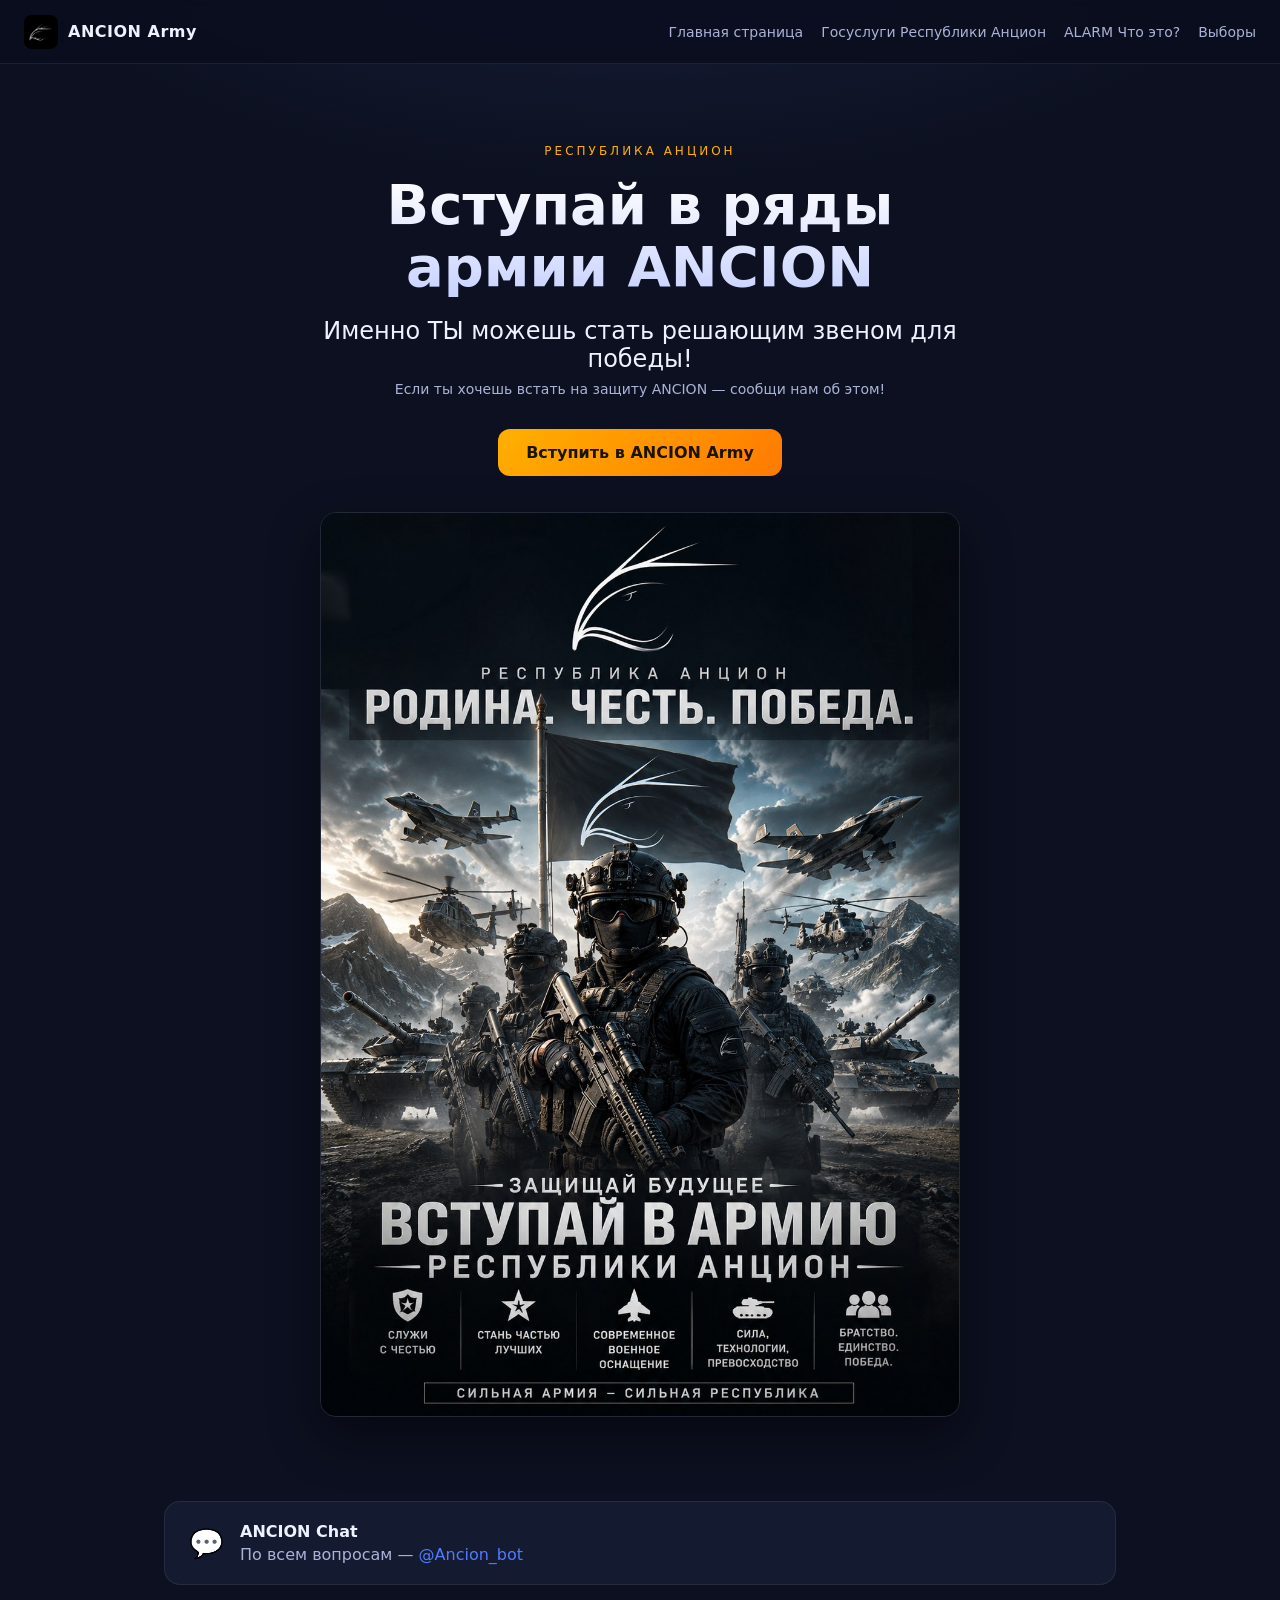
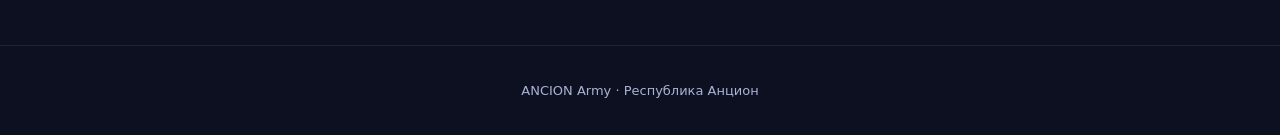
<file: index.html>
﻿<!doctype html>
<html lang="ru">
<head>
  <meta charset="utf-8">
  <meta name="viewport" content="width=device-width, initial-scale=1">
  <title>ANCION Army</title>
  <link rel="stylesheet" href="styles.css?v=2">
</head>
<body>
  <header class="site-header">
    <button class="nav-burger" id="nav-burger" aria-label="Открыть меню" aria-expanded="false">☰</button>
    <a class="brand" href="index.html" aria-label="ANCION Army home">
      <img src="logo.jpg" alt="ANCION Army" class="brand-logo">
      <span class="brand-name">ANCION Army</span>
    </a>
    <nav class="nav" aria-label="Main navigation">
      <a href="index.html">Главная страница</a>
      <a href="gosuslugi.html">Госуслуги Республики Анцион</a>
      <a href="alarm.html">ALARM Что это?</a>
      <a href="vybory.html">Выборы</a>
    </nav>
  </header>
  <div class="nav-overlay" id="nav-overlay" hidden></div>

  <main class="page">
    <section class="hero">
      <div class="hero-inner">
        <p class="eyebrow">Республика Анцион</p>
        <h1>Вступай в ряды армии ANCION</h1>
        <p class="lead">Именно ТЫ можешь стать решающим звеном для победы!</p>
        <p class="sublead">Если ты хочешь встать на защиту ANCION — сообщи нам об этом!</p>
        <a class="cta" href="https://t.me/+lCoWDAy3qLc3NzRi">Вступить в ANCION Army</a>
        <img class="hero-banner" src="JoinArmy.jpg" alt="Join ANCION Army">
      </div>
    </section>

    <section class="chat-band">
      <div class="chat-card">
        <span class="chat-icon">💬</span>
        <div>
          <strong>ANCION Chat</strong>
          <p>По всем вопросам — <a href="https://t.me/+lCoWDAy3qLc3NzRi">@Ancion_bot</a></p>
        </div>
      </div>
    </section>
  </main>

  <footer class="site-footer">
    <p>ANCION Army · Республика Анцион</p>
  </footer>

  <script src="main.js"></script>
</body>
</html>
</file>
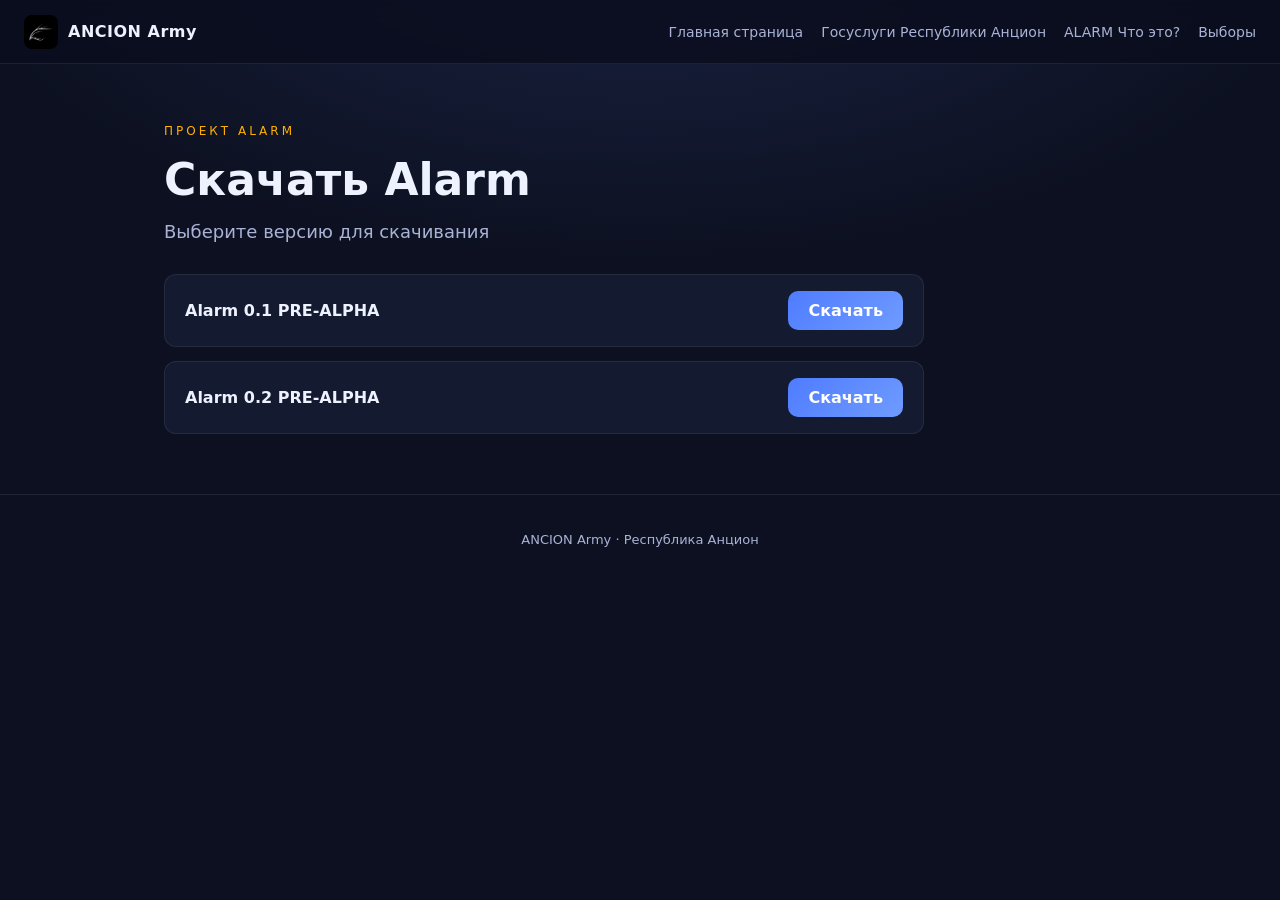
<file: alarm-download.html>
﻿<!doctype html>
<html lang="ru">
<head>
  <meta charset="utf-8">
  <meta name="viewport" content="width=device-width, initial-scale=1">
  <title>Скачать Alarm — ANCION Army</title>
  <link rel="stylesheet" href="styles.css?v=2">
</head>
<body>
  <header class="site-header">
    <button class="nav-burger" id="nav-burger" aria-label="Открыть меню" aria-expanded="false">☰</button>
    <a class="brand" href="index.html" aria-label="ANCION Army home">
      <img src="logo.jpg" alt="ANCION Army" class="brand-logo">
      <span class="brand-name">ANCION Army</span>
    </a>
    <nav class="nav" aria-label="Main navigation">
      <a href="index.html">Главная страница</a>
      <a href="gosuslugi.html">Госуслуги Республики Анцион</a>
      <a href="alarm.html">ALARM Что это?</a>
      <a href="vybory.html">Выборы</a>
    </nav>
  </header>
  <div class="nav-overlay" id="nav-overlay" hidden></div>

  <main class="page">
    <section class="content">
      <p class="eyebrow">Проект ALARM</p>
      <h1>Скачать Alarm</h1>
      <p class="lead">Выберите версию для скачивания</p>

      <ul class="download-list">
        <li>
          <span class="dl-name">Аlarm 0.1 PRE-ALPHA</span>
          <a class="primary-link" href="https://drive.google.com/drive/folders/1kJ-u2SDRSuHCGITOnz93pddHXLezVpk7" target="_blank" rel="noopener">Скачать</a>
        </li>
        <li>
          <span class="dl-name">Аlarm 0.2 PRE-ALPHA</span>
          <a class="primary-link" href="https://drive.google.com/file/d/1l8oirFYhUkW6ZV9j2akMNA6sEsaKOJ1v/view?usp=sharing" target="_blank" rel="noopener">Скачать</a>
        </li>
      </ul>
    </section>
  </main>

  <footer class="site-footer">
    <p>ANCION Army · Республика Анцион</p>
  </footer>

  <script src="main.js"></script>
</body>
</html>
</file>
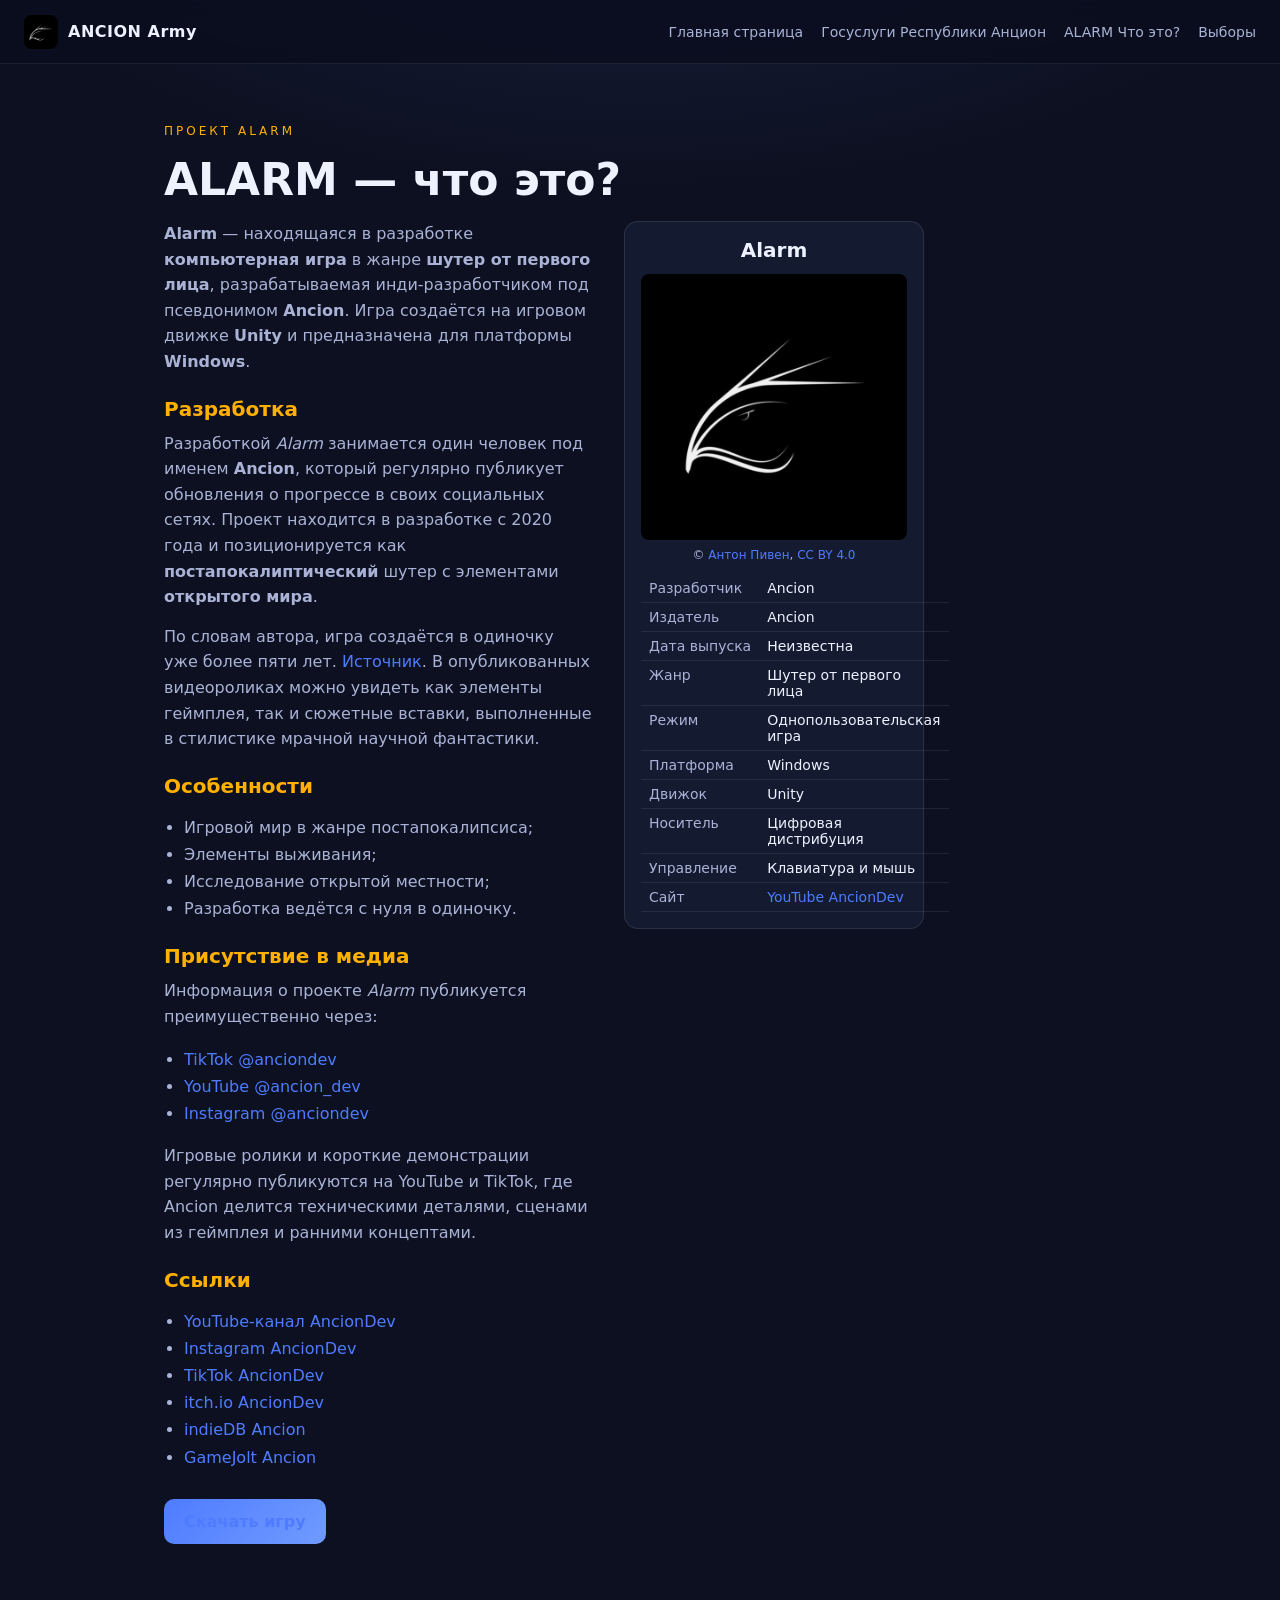
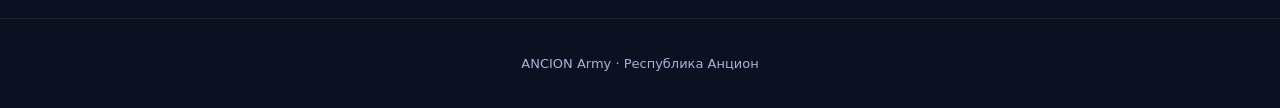
<file: alarm.html>
﻿<!doctype html>
<html lang="ru">
<head>
  <meta charset="utf-8">
  <meta name="viewport" content="width=device-width, initial-scale=1">
  <title>ALARM — что это? — ANCION Army</title>
  <link rel="stylesheet" href="styles.css?v=2">
</head>
<body>
  <header class="site-header">
    <button class="nav-burger" id="nav-burger" aria-label="Открыть меню" aria-expanded="false">☰</button>
    <a class="brand" href="index.html" aria-label="ANCION Army home">
      <img src="logo.jpg" alt="ANCION Army" class="brand-logo">
      <span class="brand-name">ANCION Army</span>
    </a>
    <nav class="nav" aria-label="Main navigation">
      <a href="index.html">Главная страница</a>
      <a href="gosuslugi.html">Госуслуги Республики Анцион</a>
      <a href="alarm.html">ALARM Что это?</a>
      <a href="vybory.html">Выборы</a>
    </nav>
  </header>
  <div class="nav-overlay" id="nav-overlay" hidden></div>

  <main class="page">
    <section class="content">
      <p class="eyebrow">Проект ALARM</p>
      <h1>ALARM — что это?</h1>

      <div class="alarm-layout">
        <div class="prose">
          <p><strong>Alarm</strong> — находящаяся в разработке <strong>компьютерная игра</strong> в жанре <strong>шутер от первого лица</strong>, разрабатываемая инди-разработчиком под псевдонимом <strong>Ancion</strong>. Игра создаётся на игровом движке <strong>Unity</strong> и предназначена для платформы <strong>Windows</strong>.</p>

          <h3>Разработка</h3>
          <p>Разработкой <em>Alarm</em> занимается один человек под именем <strong>Ancion</strong>, который регулярно публикует обновления о прогрессе в своих социальных сетях. Проект находится в разработке с 2020 года и позиционируется как <strong>постапокалиптический</strong> шутер с элементами <strong>открытого мира</strong>.</p>
          <p>По словам автора, игра создаётся в одиночку уже более пяти лет. <a href="https://www.youtube.com/watch?v=Xfh9s1CLDKg" target="_blank" rel="noopener">Источник</a>. В опубликованных видеороликах можно увидеть как элементы геймплея, так и сюжетные вставки, выполненные в стилистике мрачной научной фантастики.</p>

          <h3>Особенности</h3>
          <ul>
            <li>Игровой мир в жанре постапокалипсиса;</li>
            <li>Элементы выживания;</li>
            <li>Исследование открытой местности;</li>
            <li>Разработка ведётся с нуля в одиночку.</li>
          </ul>

          <h3>Присутствие в медиа</h3>
          <p>Информация о проекте <em>Alarm</em> публикуется преимущественно через:</p>
          <ul>
            <li><a href="https://www.tiktok.com/@anciondev" target="_blank" rel="noopener">TikTok @anciondev</a></li>
            <li><a href="https://www.youtube.com/@ancion_dev" target="_blank" rel="noopener">YouTube @ancion_dev</a></li>
            <li><a href="https://www.instagram.com/anciondev" target="_blank" rel="noopener">Instagram @anciondev</a></li>
          </ul>
          <p>Игровые ролики и короткие демонстрации регулярно публикуются на YouTube и TikTok, где Ancion делится техническими деталями, сценами из геймплея и ранними концептами.</p>

          <h3>Ссылки</h3>
          <ul>
            <li><a href="https://www.youtube.com/@ancion_dev" target="_blank" rel="noopener">YouTube-канал AncionDev</a></li>
            <li><a href="https://www.instagram.com/anciondev" target="_blank" rel="noopener">Instagram AncionDev</a></li>
            <li><a href="https://www.tiktok.com/@anciondev" target="_blank" rel="noopener">TikTok AncionDev</a></li>
            <li><a href="https://ancion-dev.itch.io/alarm" target="_blank" rel="noopener">itch.io AncionDev</a></li>
            <li><a href="https://www.indiedb.com/members/ancion/blogs/alarm" target="_blank" rel="noopener">indieDB Ancion</a></li>
            <li><a href="https://gamejolt.com/@Ancion" target="_blank" rel="noopener">GameJolt Ancion</a></li>
          </ul>

          <p style="margin-top:28px;"><a class="primary-link" href="alarm-download.html">Скачать игру</a></p>
        </div>

        <aside class="infobox" aria-label="Сведения об игре">
          <div class="ib-title">Alarm</div>
          <img src="logo.jpg" alt="Alarm" loading="lazy">
          <div class="ib-credit">© <a href="https://commons.wikimedia.org/wiki/File:Anciondev.jpg" target="_blank" rel="noopener">Антон Пивен</a>, <a href="https://creativecommons.org/licenses/by/4.0/" target="_blank" rel="noopener">CC BY 4.0</a></div>
          <table>
            <tr><td>Разработчик</td><td>Ancion</td></tr>
            <tr><td>Издатель</td><td>Ancion</td></tr>
            <tr><td>Дата выпуска</td><td>Неизвестна</td></tr>
            <tr><td>Жанр</td><td>Шутер от первого лица</td></tr>
            <tr><td>Режим</td><td>Однопользовательская игра</td></tr>
            <tr><td>Платформа</td><td>Windows</td></tr>
            <tr><td>Движок</td><td>Unity</td></tr>
            <tr><td>Носитель</td><td>Цифровая дистрибуция</td></tr>
            <tr><td>Управление</td><td>Клавиатура и мышь</td></tr>
            <tr><td>Сайт</td><td><a href="https://www.youtube.com/@ancion_dev" target="_blank" rel="noopener">YouTube AncionDev</a></td></tr>
          </table>
        </aside>
      </div>
    </section>
  </main>

  <footer class="site-footer">
    <p>ANCION Army · Республика Анцион</p>
  </footer>

  <script src="main.js"></script>
</body>
</html>
</file>
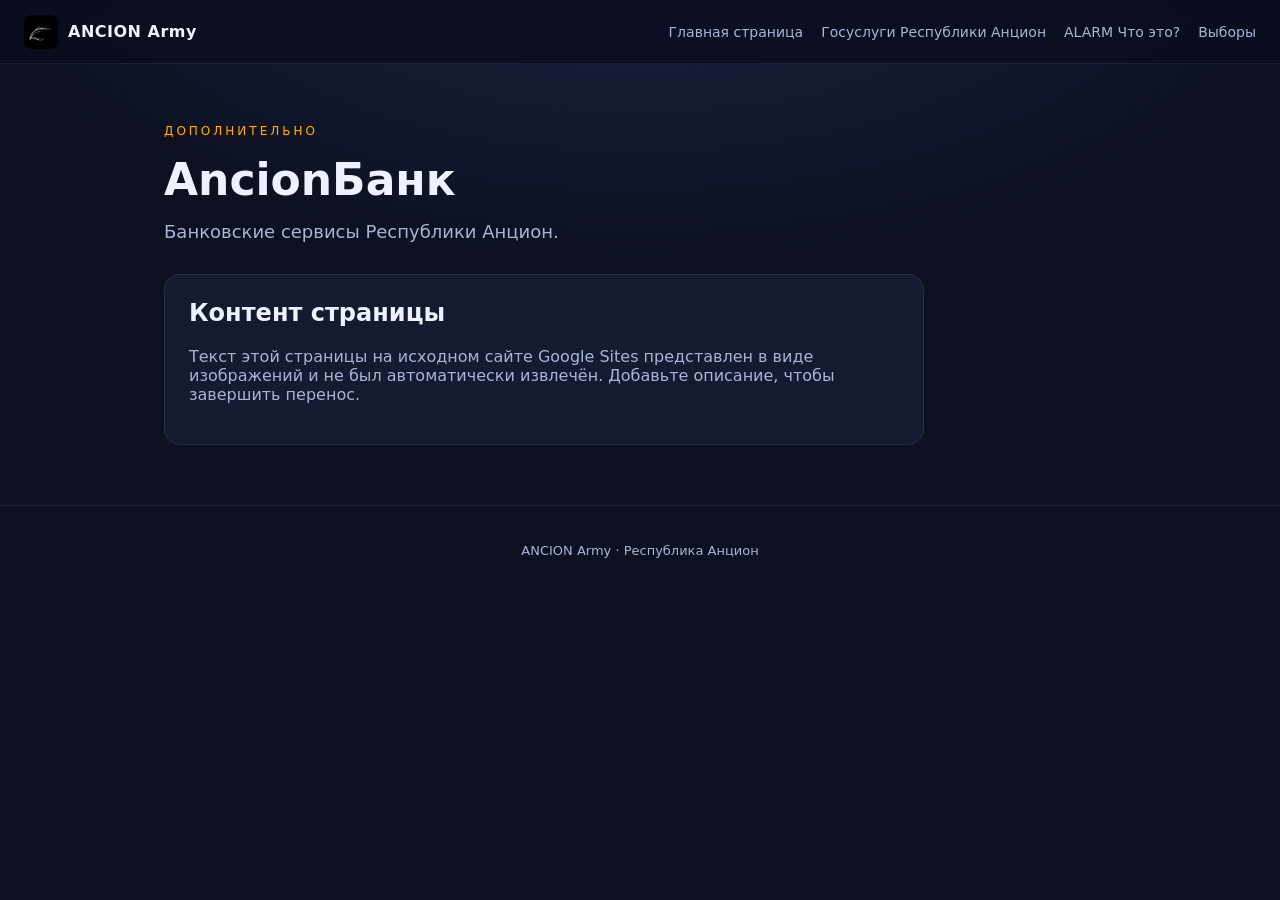
<file: bank.html>
﻿<!doctype html>
<html lang="ru">
<head>
  <meta charset="utf-8">
  <meta name="viewport" content="width=device-width, initial-scale=1">
  <title>AncionБанк — ANCION Army</title>
  <link rel="stylesheet" href="styles.css?v=2">
</head>
<body>
  <header class="site-header">
    <button class="nav-burger" id="nav-burger" aria-label="Открыть меню" aria-expanded="false">☰</button>
    <a class="brand" href="index.html" aria-label="ANCION Army home">
      <img src="logo.jpg" alt="ANCION Army" class="brand-logo">
      <span class="brand-name">ANCION Army</span>
    </a>
    <nav class="nav" aria-label="Main navigation">
      <a href="index.html">Главная страница</a>
      <a href="gosuslugi.html">Госуслуги Республики Анцион</a>
      <a href="alarm.html">ALARM Что это?</a>
      <a href="vybory.html">Выборы</a>
    </nav>
  </header>
  <div class="nav-overlay" id="nav-overlay" hidden></div>

  <main class="page">
    <section class="content">
      <p class="eyebrow">Дополнительно</p>
      <h1>AncionБанк</h1>
      <p class="lead">Банковские сервисы Республики Анцион.</p>
      <article class="info-card">
        <h2>Контент страницы</h2>
        <p>Текст этой страницы на исходном сайте Google Sites представлен в виде изображений и не был автоматически извлечён. Добавьте описание, чтобы завершить перенос.</p>
      </article>
    </section>
  </main>

  <footer class="site-footer">
    <p>ANCION Army · Республика Анцион</p>
  </footer>

  <script src="main.js"></script>
</body>
</html>
</file>
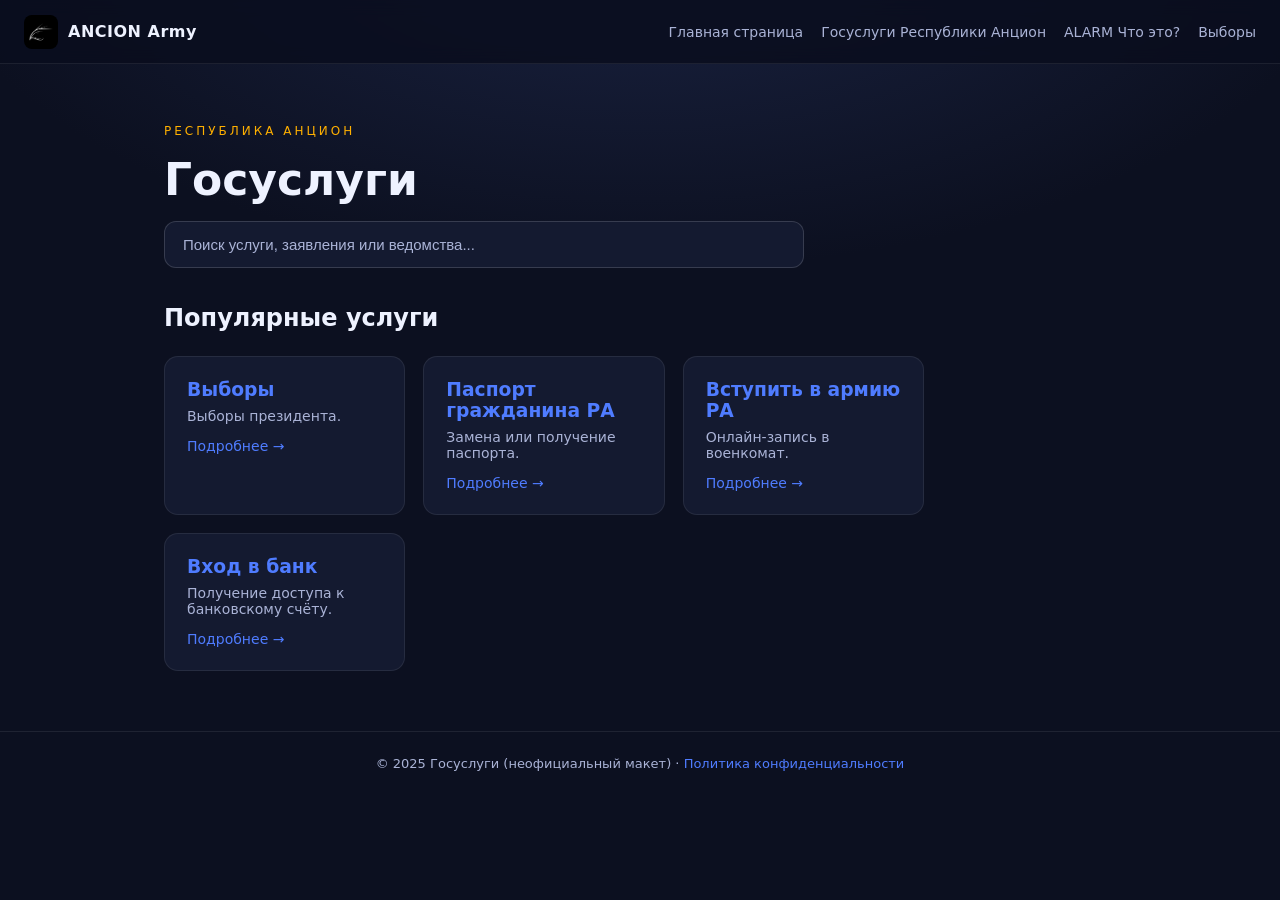
<file: gosuslugi.html>
﻿<!doctype html>
<html lang="ru">
<head>
  <meta charset="utf-8">
  <meta name="viewport" content="width=device-width, initial-scale=1">
  <title>Госуслуги Республики Анцион — ANCION Army</title>
  <link rel="stylesheet" href="styles.css?v=2">
</head>
<body>
  <header class="site-header">
    <button class="nav-burger" id="nav-burger" aria-label="Открыть меню" aria-expanded="false">☰</button>
    <a class="brand" href="index.html" aria-label="ANCION Army home">
      <img src="logo.jpg" alt="ANCION Army" class="brand-logo">
      <span class="brand-name">ANCION Army</span>
    </a>
    <nav class="nav" aria-label="Main navigation">
      <a href="index.html">Главная страница</a>
      <a href="gosuslugi.html">Госуслуги Республики Анцион</a>
      <a href="alarm.html">ALARM Что это?</a>
      <a href="vybory.html">Выборы</a>
    </nav>
  </header>
  <div class="nav-overlay" id="nav-overlay" hidden></div>

  <main class="page">
    <section class="content">
      <p class="eyebrow">Республика Анцион</p>
      <h1>Госуслуги</h1>

      <input class="search-bar" type="text" placeholder="Поиск услуги, заявления или ведомства...">

      <h2 style="margin-top:36px;">Популярные услуги</h2>
      <div class="service-grid">
        <a class="service-card" href="vybory.html">
          <h3>Выборы</h3>
          <p>Выборы президента.</p>
          <span class="more">Подробнее →</span>
        </a>
        <a class="service-card" href="https://sites.google.com/view/ancion-army/%D1%81%D0%BA%D1%80%D1%8B%D1%82%D0%BE%D0%B5/%D1%80%D0%B5%D0%B3%D0%B8%D1%81%D1%82%D1%80%D0%B0%D1%86%D0%B8%D1%8F-%D0%BF%D0%B0%D1%81%D0%BF%D0%BE%D1%80%D1%82%D0%B0" target="_blank" rel="noopener">
          <h3>Паспорт гражданина РА</h3>
          <p>Замена или получение паспорта.</p>
          <span class="more">Подробнее →</span>
        </a>
        <a class="service-card" href="https://sites.google.com/view/ancion-army/%D1%81%D0%BA%D1%80%D1%8B%D1%82%D0%BE%D0%B5/%D0%B2%D0%BE%D0%B5%D0%BD%D0%BA%D0%BE%D0%BC%D0%B0%D1%82-%D0%B7%D0%B0%D0%BF%D0%B8%D1%81%D1%8C" target="_blank" rel="noopener">
          <h3>Вступить в армию РА</h3>
          <p>Онлайн-запись в военкомат.</p>
          <span class="more">Подробнее →</span>
        </a>
        <a class="service-card" href="https://sites.google.com/view/ancion-army/%D0%B4%D0%BE%D0%BF%D0%BE%D0%BB%D0%BD%D0%B8%D1%82%D0%B5%D0%BB%D1%8C%D0%BD%D0%BE/ancion%D0%B1%D0%B0%D0%BD%D0%BA" target="_blank" rel="noopener">
          <h3>Вход в банк</h3>
          <p>Получение доступа к банковскому счёту.</p>
          <span class="more">Подробнее →</span>
        </a>
      </div>
    </section>
  </main>

  <footer class="site-footer">
    <p style="margin:0;">© 2025 Госуслуги (неофициальный макет) · <a href="https://sites.google.com/view/ancion-army/%D1%81%D0%BA%D1%80%D1%8B%D1%82%D0%BE%D0%B5/%D0%BF%D0%BE%D0%BB%D0%B8%D1%82%D0%B8%D0%BA%D0%B0-%D0%BA%D0%BE%D0%BD%D1%84%D0%B8%D0%B4%D0%B5%D0%BD%D1%86%D0%B8%D0%B0%D0%BB%D1%8C%D0%BD%D0%BE%D1%81%D1%82%D0%B8?authuser=0" target="_blank" rel="noopener">Политика конфиденциальности</a></p>
  </footer>

  <script src="main.js"></script>
</body>
</html>
</file>
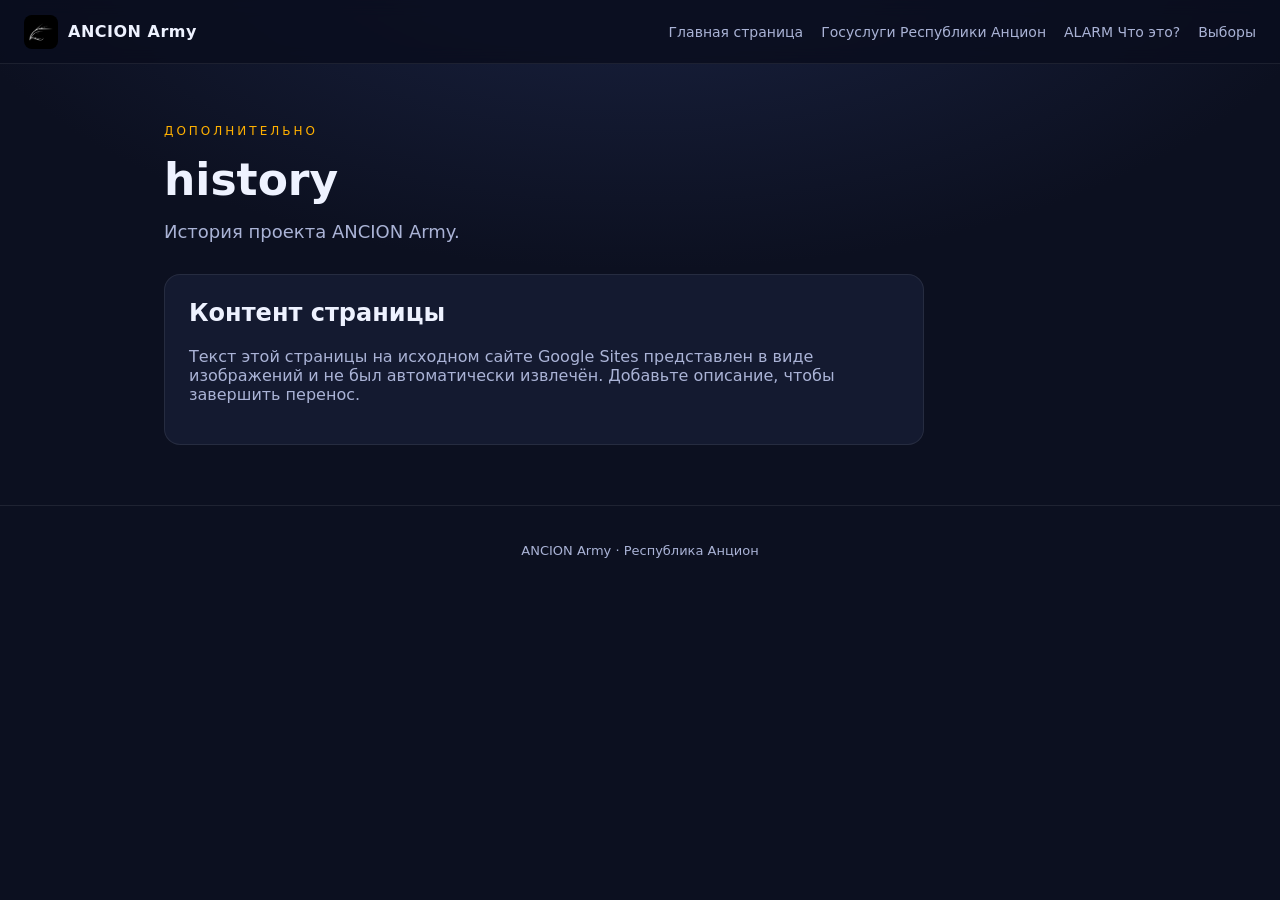
<file: history.html>
﻿<!doctype html>
<html lang="ru">
<head>
  <meta charset="utf-8">
  <meta name="viewport" content="width=device-width, initial-scale=1">
  <title>history — ANCION Army</title>
  <link rel="stylesheet" href="styles.css?v=2">
</head>
<body>
  <header class="site-header">
    <button class="nav-burger" id="nav-burger" aria-label="Открыть меню" aria-expanded="false">☰</button>
    <a class="brand" href="index.html" aria-label="ANCION Army home">
      <img src="logo.jpg" alt="ANCION Army" class="brand-logo">
      <span class="brand-name">ANCION Army</span>
    </a>
    <nav class="nav" aria-label="Main navigation">
      <a href="index.html">Главная страница</a>
      <a href="gosuslugi.html">Госуслуги Республики Анцион</a>
      <a href="alarm.html">ALARM Что это?</a>
      <a href="vybory.html">Выборы</a>
    </nav>
  </header>
  <div class="nav-overlay" id="nav-overlay" hidden></div>

  <main class="page">
    <section class="content">
      <p class="eyebrow">Дополнительно</p>
      <h1>history</h1>
      <p class="lead">История проекта ANCION Army.</p>
      <article class="info-card">
        <h2>Контент страницы</h2>
        <p>Текст этой страницы на исходном сайте Google Sites представлен в виде изображений и не был автоматически извлечён. Добавьте описание, чтобы завершить перенос.</p>
      </article>
    </section>
  </main>

  <footer class="site-footer">
    <p>ANCION Army · Республика Анцион</p>
  </footer>

  <script src="main.js"></script>
</body>
</html>
</file>
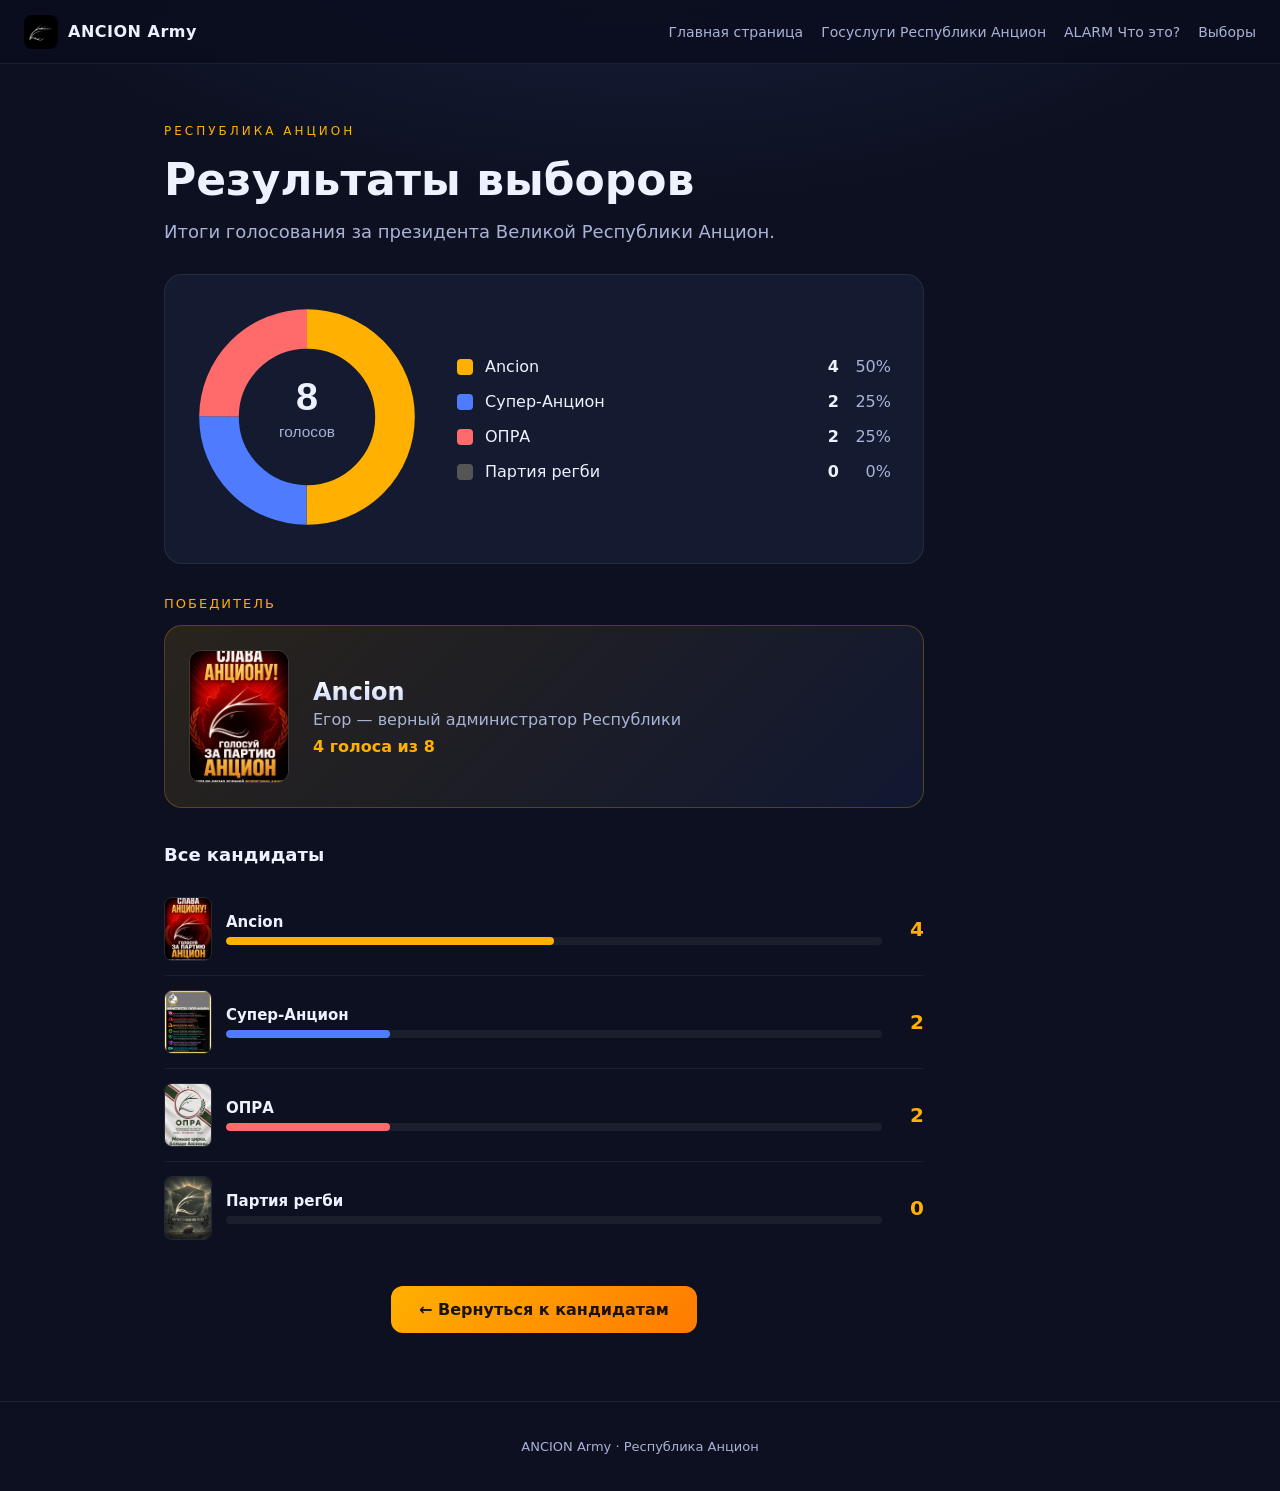
<file: results.html>
<!doctype html>
<html lang="ru">
<head>
  <meta charset="utf-8">
  <meta name="viewport" content="width=device-width, initial-scale=1">
  <title>Результаты выборов — ANCION Army</title>
  <link rel="stylesheet" href="styles.css?v=2">
</head>
<body>
  <header class="site-header">
    <button class="nav-burger" id="nav-burger" aria-label="Открыть меню" aria-expanded="false">☰</button>
    <a class="brand" href="index.html" aria-label="ANCION Army home">
      <img src="logo.jpg" alt="ANCION Army" class="brand-logo">
      <span class="brand-name">ANCION Army</span>
    </a>
    <nav class="nav" aria-label="Main navigation">
      <a href="index.html">Главная страница</a>
      <a href="gosuslugi.html">Госуслуги Республики Анцион</a>
      <a href="alarm.html">ALARM Что это?</a>
      <a href="vybory.html">Выборы</a>
    </nav>
  </header>
  <div class="nav-overlay" id="nav-overlay" hidden></div>

  <main class="page">
    <section class="content">
      <p class="eyebrow">Республика Анцион</p>
      <h1>Результаты выборов</h1>
      <p class="lead">Итоги голосования за президента Великой Республики Анцион.</p>

      <div class="chart-section">
        <div class="donut-wrap">
          <svg class="donut" viewBox="0 0 200 200">
            <g transform="rotate(-90 100 100)">
              <circle cx="100" cy="100" r="80" fill="none"
                stroke="#ffb000" stroke-width="36"
                stroke-dasharray="251.33 251.33"
                stroke-dashoffset="0"/>
              <circle cx="100" cy="100" r="80" fill="none"
                stroke="#4f7cff" stroke-width="36"
                stroke-dasharray="125.66 377.0"
                stroke-dashoffset="-251.33"/>
              <circle cx="100" cy="100" r="80" fill="none"
                stroke="#ff6b6b" stroke-width="36"
                stroke-dasharray="125.66 377.0"
                stroke-dashoffset="-377.0"/>
            </g>
            <text x="100" y="94" text-anchor="middle" fill="#eef2ff" font-size="36" font-weight="800" font-family="Segoe UI, sans-serif">8</text>
            <text x="100" y="118" text-anchor="middle" fill="#aab3d6" font-size="14" font-family="Segoe UI, sans-serif">голосов</text>
          </svg>
        </div>

        <div class="legend">
          <div class="legend-item">
            <span class="legend-dot" style="background:#ffb000"></span>
            <span class="legend-name">Ancion</span>
            <span class="legend-count">4</span>
            <span class="legend-pct">50%</span>
          </div>
          <div class="legend-item">
            <span class="legend-dot" style="background:#4f7cff"></span>
            <span class="legend-name">Супер-Анцион</span>
            <span class="legend-count">2</span>
            <span class="legend-pct">25%</span>
          </div>
          <div class="legend-item">
            <span class="legend-dot" style="background:#ff6b6b"></span>
            <span class="legend-name">ОПРА</span>
            <span class="legend-count">2</span>
            <span class="legend-pct">25%</span>
          </div>
          <div class="legend-item">
            <span class="legend-dot" style="background:#555"></span>
            <span class="legend-name">Партия регби</span>
            <span class="legend-count">0</span>
            <span class="legend-pct">0%</span>
          </div>
        </div>
      </div>

      <div class="winner-block">
        <p class="winner-label">Победитель</p>
        <div class="winner-card">
          <img src="Vybory/Ancion.jpg" alt="Ancion" class="winner-photo">
          <div class="winner-info">
            <h2>Ancion</h2>
            <p>Егор — верный администратор Республики</p>
            <p class="winner-votes">4 голоса из 8</p>
          </div>
        </div>
      </div>

      <div class="results-cards">
        <h3>Все кандидаты</h3>

        <div class="result-row">
          <img src="Vybory/Ancion.jpg" alt="Ancion" class="result-mini">
          <div class="result-info">
            <strong>Ancion</strong>
            <div class="result-bar"><div class="result-bar-fill" style="width:50%; background:#ffb000"></div></div>
          </div>
          <span class="result-num">4</span>
        </div>

        <div class="result-row">
          <img src="Vybory/super-ancion.jpg" alt="Супер-Анцион" class="result-mini">
          <div class="result-info">
            <strong>Супер-Анцион</strong>
            <div class="result-bar"><div class="result-bar-fill" style="width:25%; background:#4f7cff"></div></div>
          </div>
          <span class="result-num">2</span>
        </div>

        <div class="result-row">
          <img src="Vybory/OPRA.jpg" alt="ОПРА" class="result-mini">
          <div class="result-info">
            <strong>ОПРА</strong>
            <div class="result-bar"><div class="result-bar-fill" style="width:25%; background:#ff6b6b"></div></div>
          </div>
          <span class="result-num">2</span>
        </div>

        <div class="result-row">
          <img src="Vybory/Rigby.PNG" alt="Партия регби" class="result-mini">
          <div class="result-info">
            <strong>Партия регби</strong>
            <div class="result-bar"><div class="result-bar-fill" style="width:0%; background:#555"></div></div>
          </div>
          <span class="result-num">0</span>
        </div>
      </div>

      <div class="election-cta">
        <a class="cta" href="vybory.html">← Вернуться к кандидатам</a>
      </div>
    </section>
  </main>

  <footer class="site-footer">
    <p>ANCION Army · Республика Анцион</p>
  </footer>

  <script src="main.js"></script>
</body>
</html>
</file>
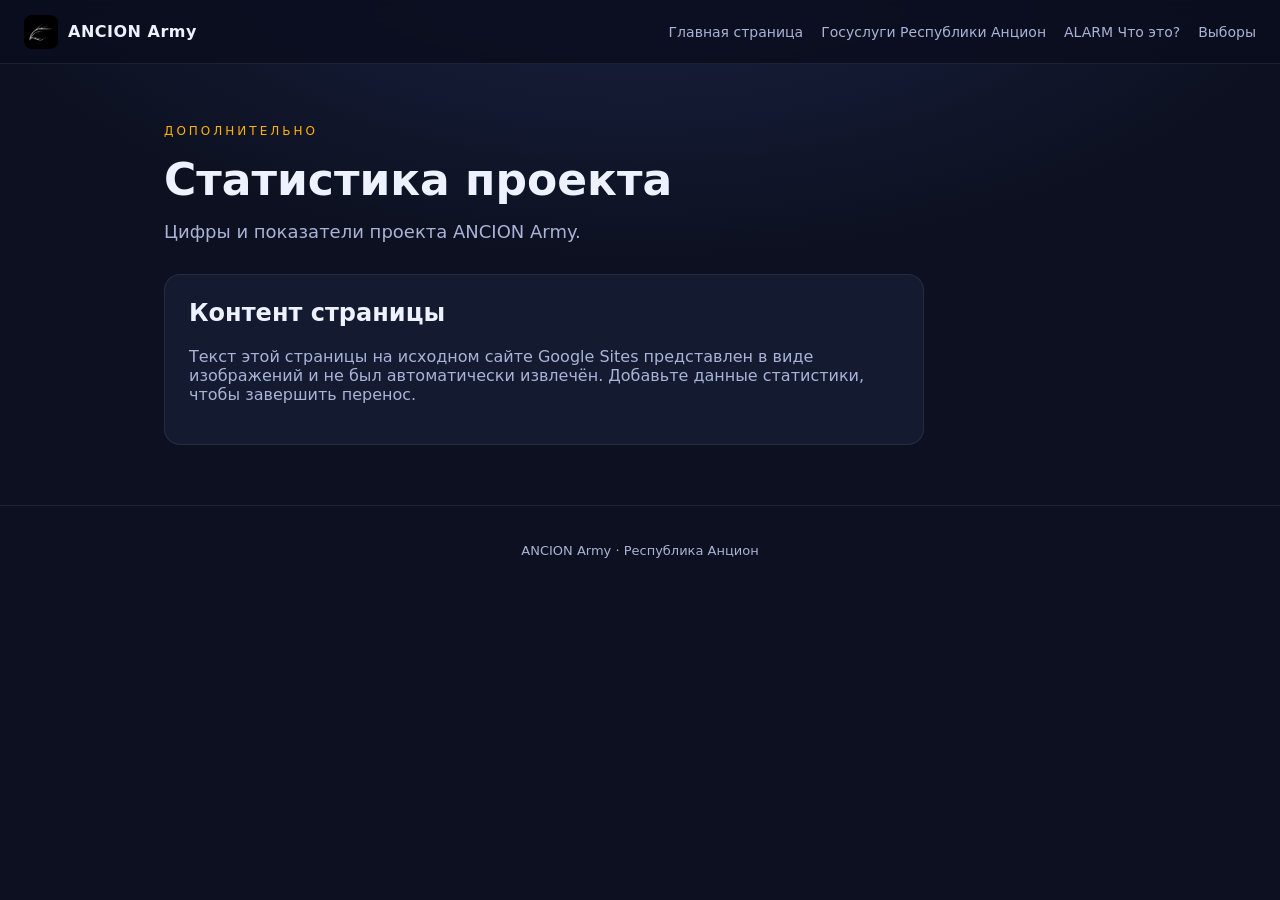
<file: stats.html>
﻿<!doctype html>
<html lang="ru">
<head>
  <meta charset="utf-8">
  <meta name="viewport" content="width=device-width, initial-scale=1">
  <title>Статистика проекта — ANCION Army</title>
  <link rel="stylesheet" href="styles.css?v=2">
</head>
<body>
  <header class="site-header">
    <button class="nav-burger" id="nav-burger" aria-label="Открыть меню" aria-expanded="false">☰</button>
    <a class="brand" href="index.html" aria-label="ANCION Army home">
      <img src="logo.jpg" alt="ANCION Army" class="brand-logo">
      <span class="brand-name">ANCION Army</span>
    </a>
    <nav class="nav" aria-label="Main navigation">
      <a href="index.html">Главная страница</a>
      <a href="gosuslugi.html">Госуслуги Республики Анцион</a>
      <a href="alarm.html">ALARM Что это?</a>
      <a href="vybory.html">Выборы</a>
    </nav>
  </header>
  <div class="nav-overlay" id="nav-overlay" hidden></div>

  <main class="page">
    <section class="content">
      <p class="eyebrow">Дополнительно</p>
      <h1>Статистика проекта</h1>
      <p class="lead">Цифры и показатели проекта ANCION Army.</p>
      <article class="info-card">
        <h2>Контент страницы</h2>
        <p>Текст этой страницы на исходном сайте Google Sites представлен в виде изображений и не был автоматически извлечён. Добавьте данные статистики, чтобы завершить перенос.</p>
      </article>
    </section>
  </main>

  <footer class="site-footer">
    <p>ANCION Army · Республика Анцион</p>
  </footer>

  <script src="main.js"></script>
</body>
</html>
</file>
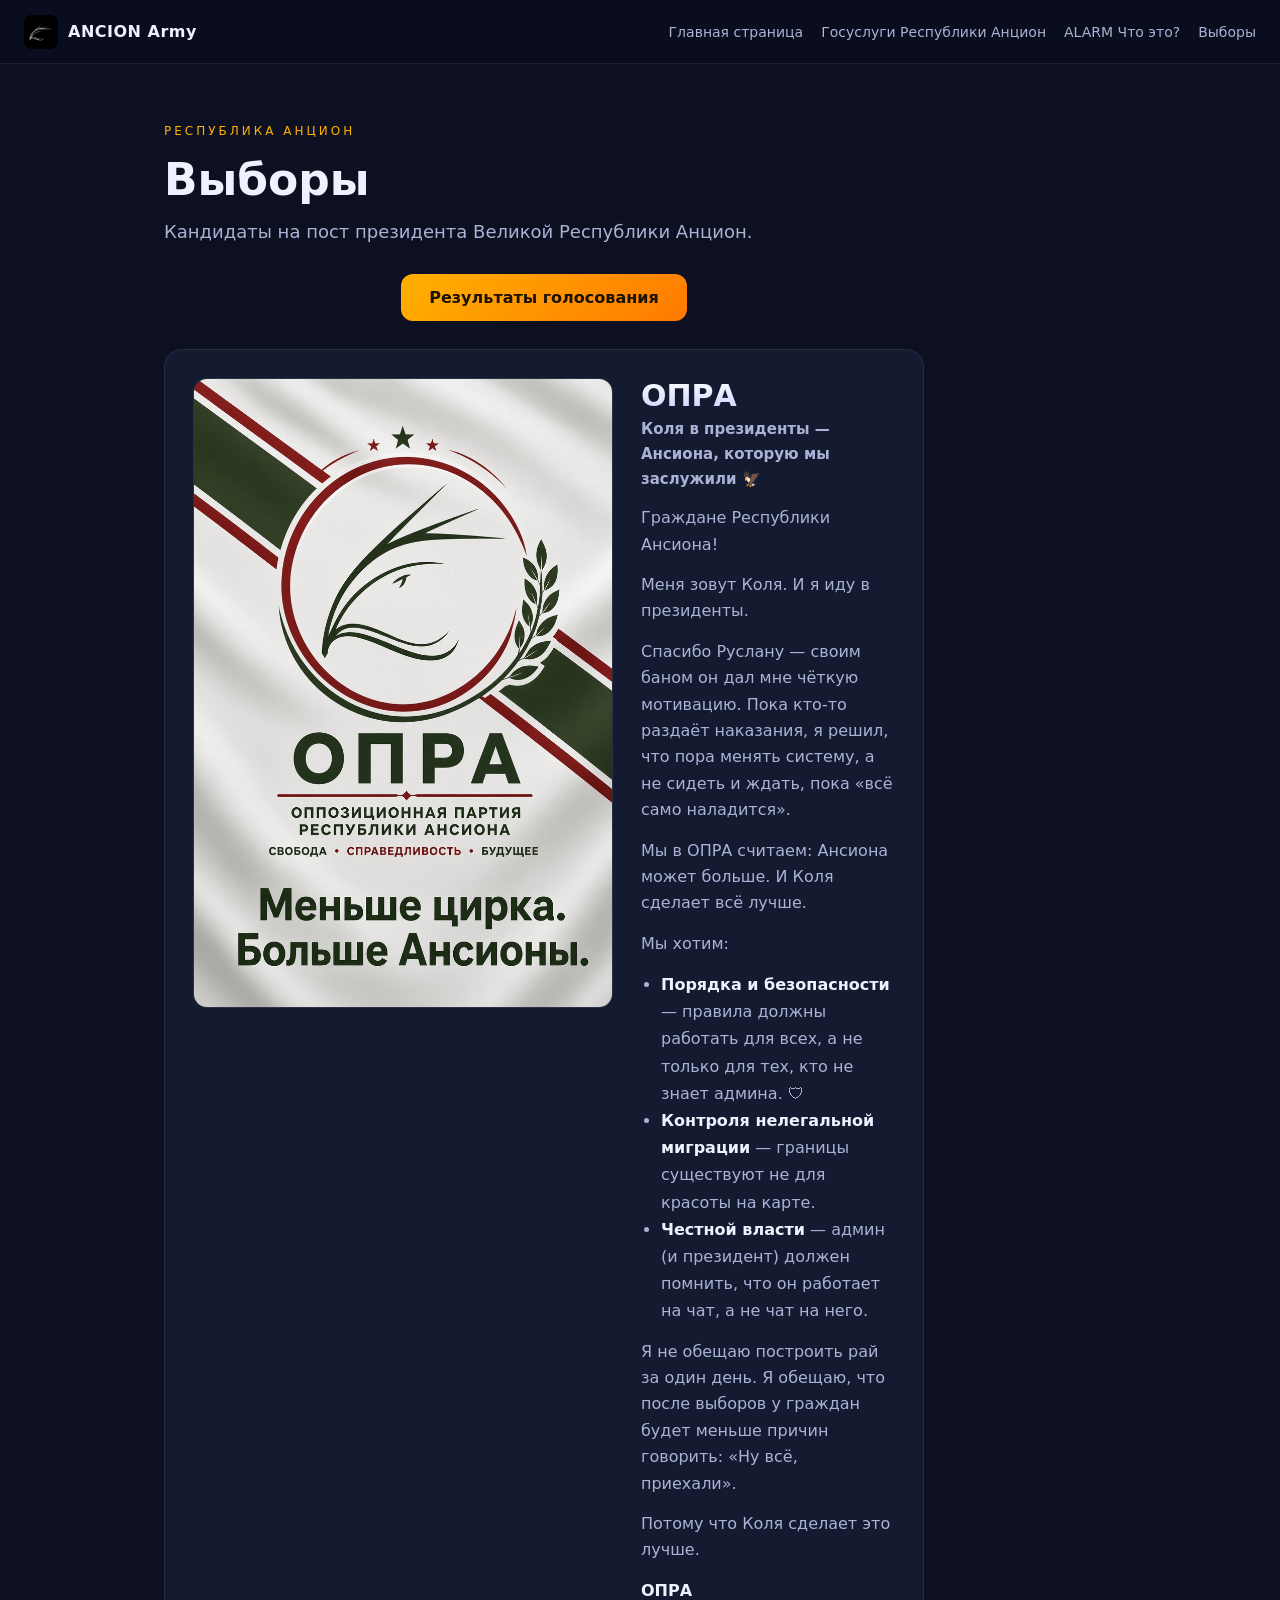
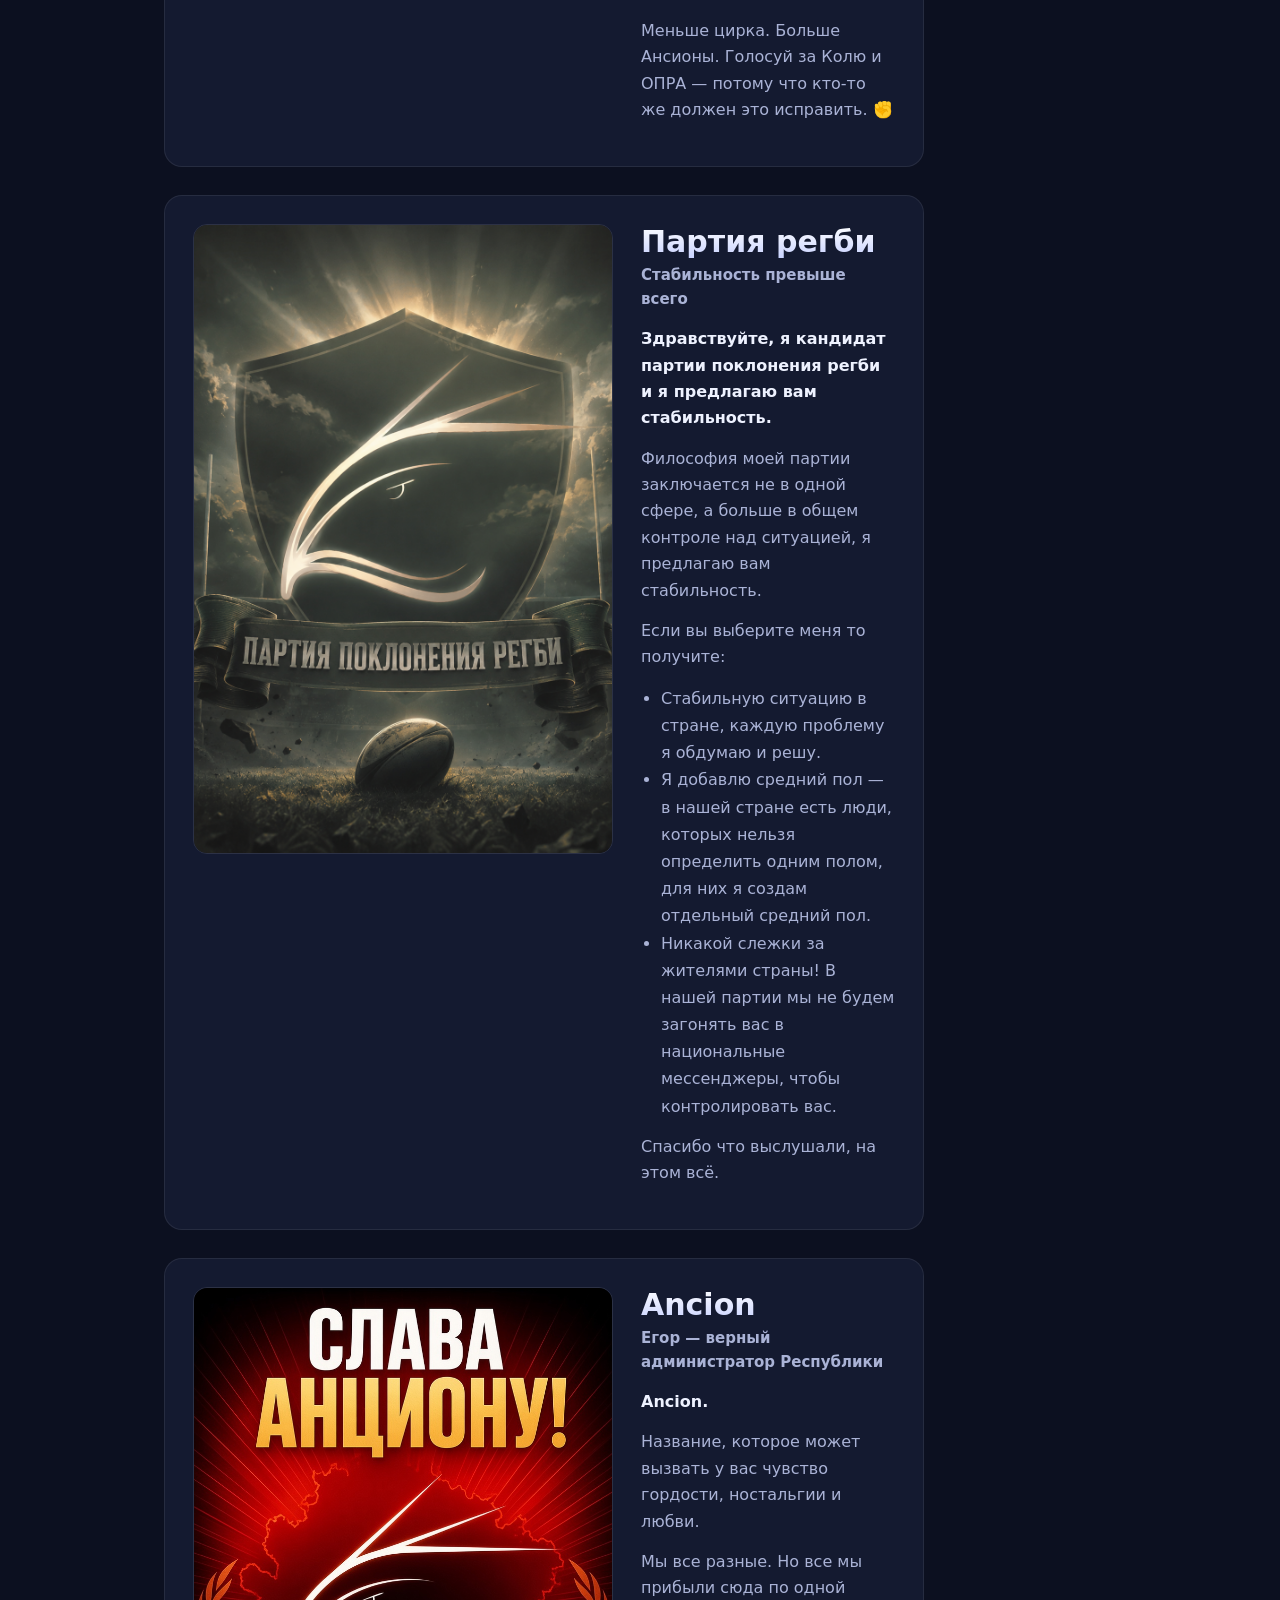
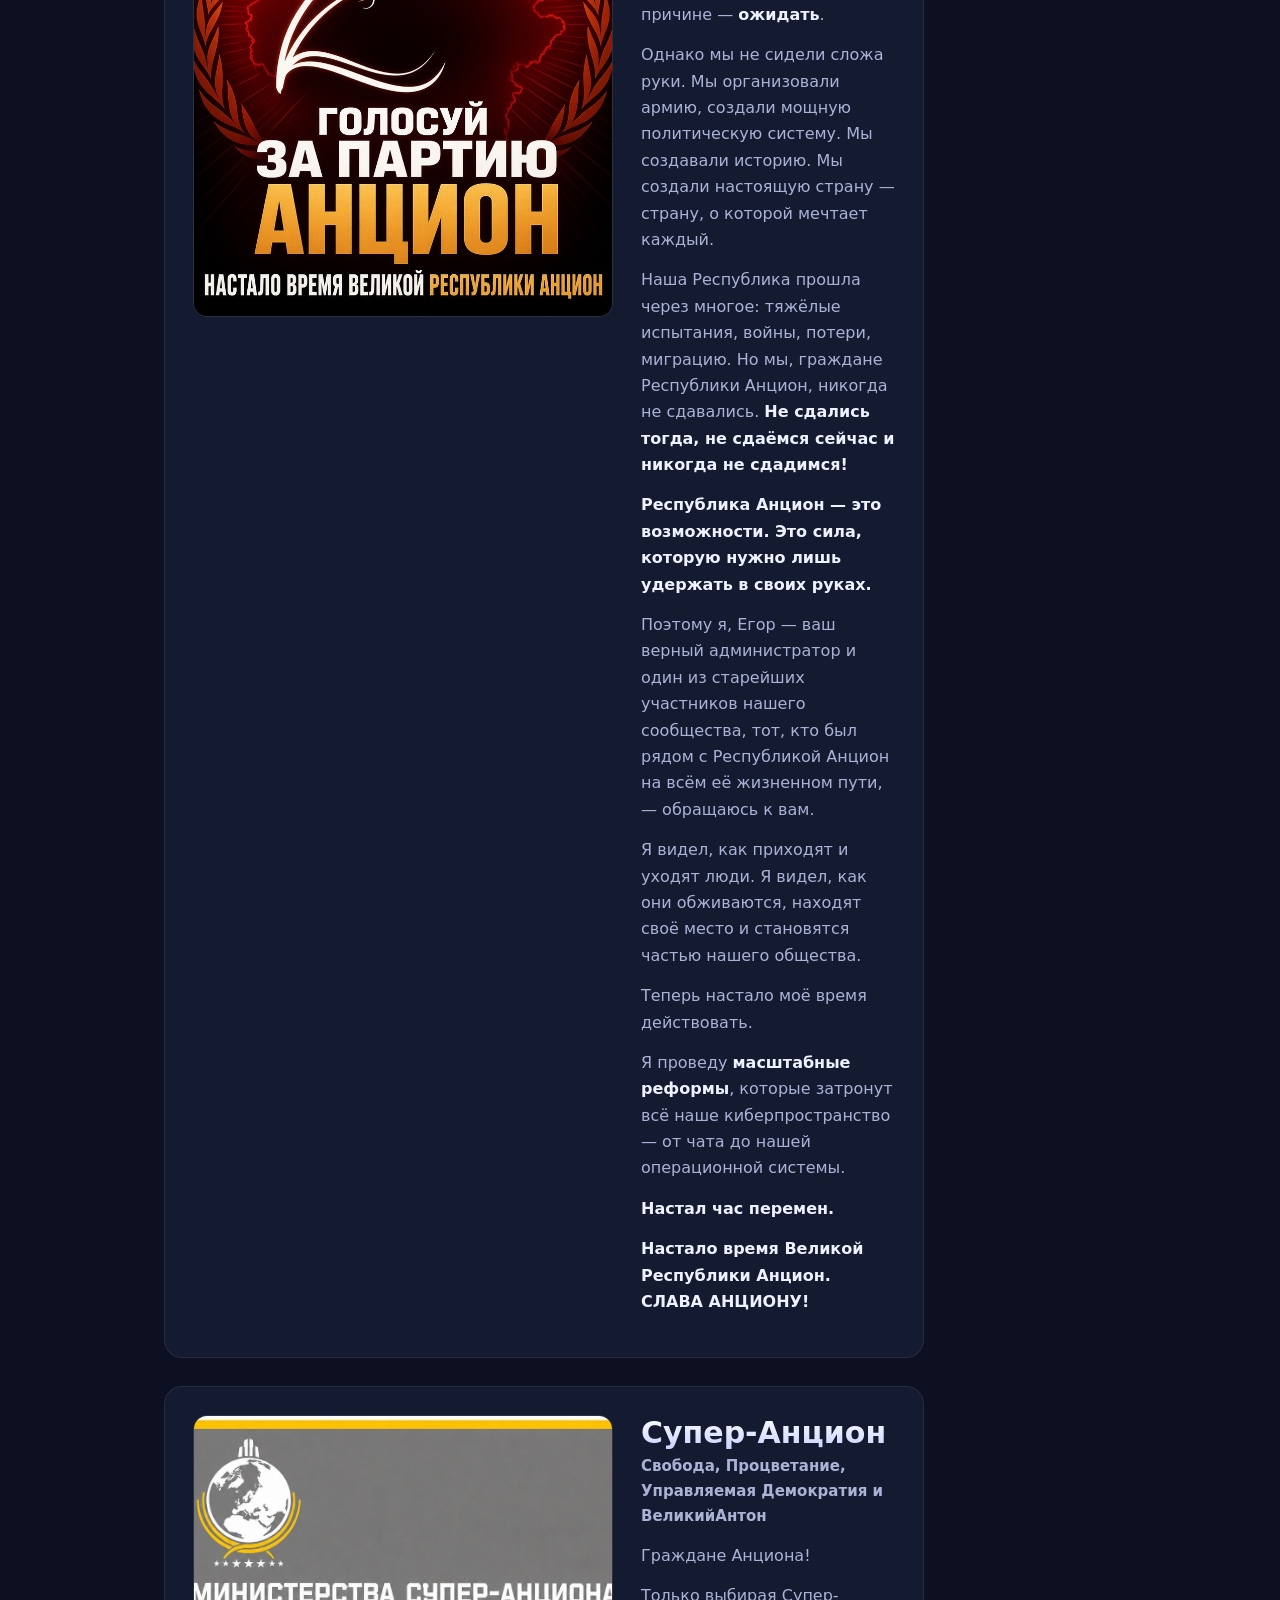
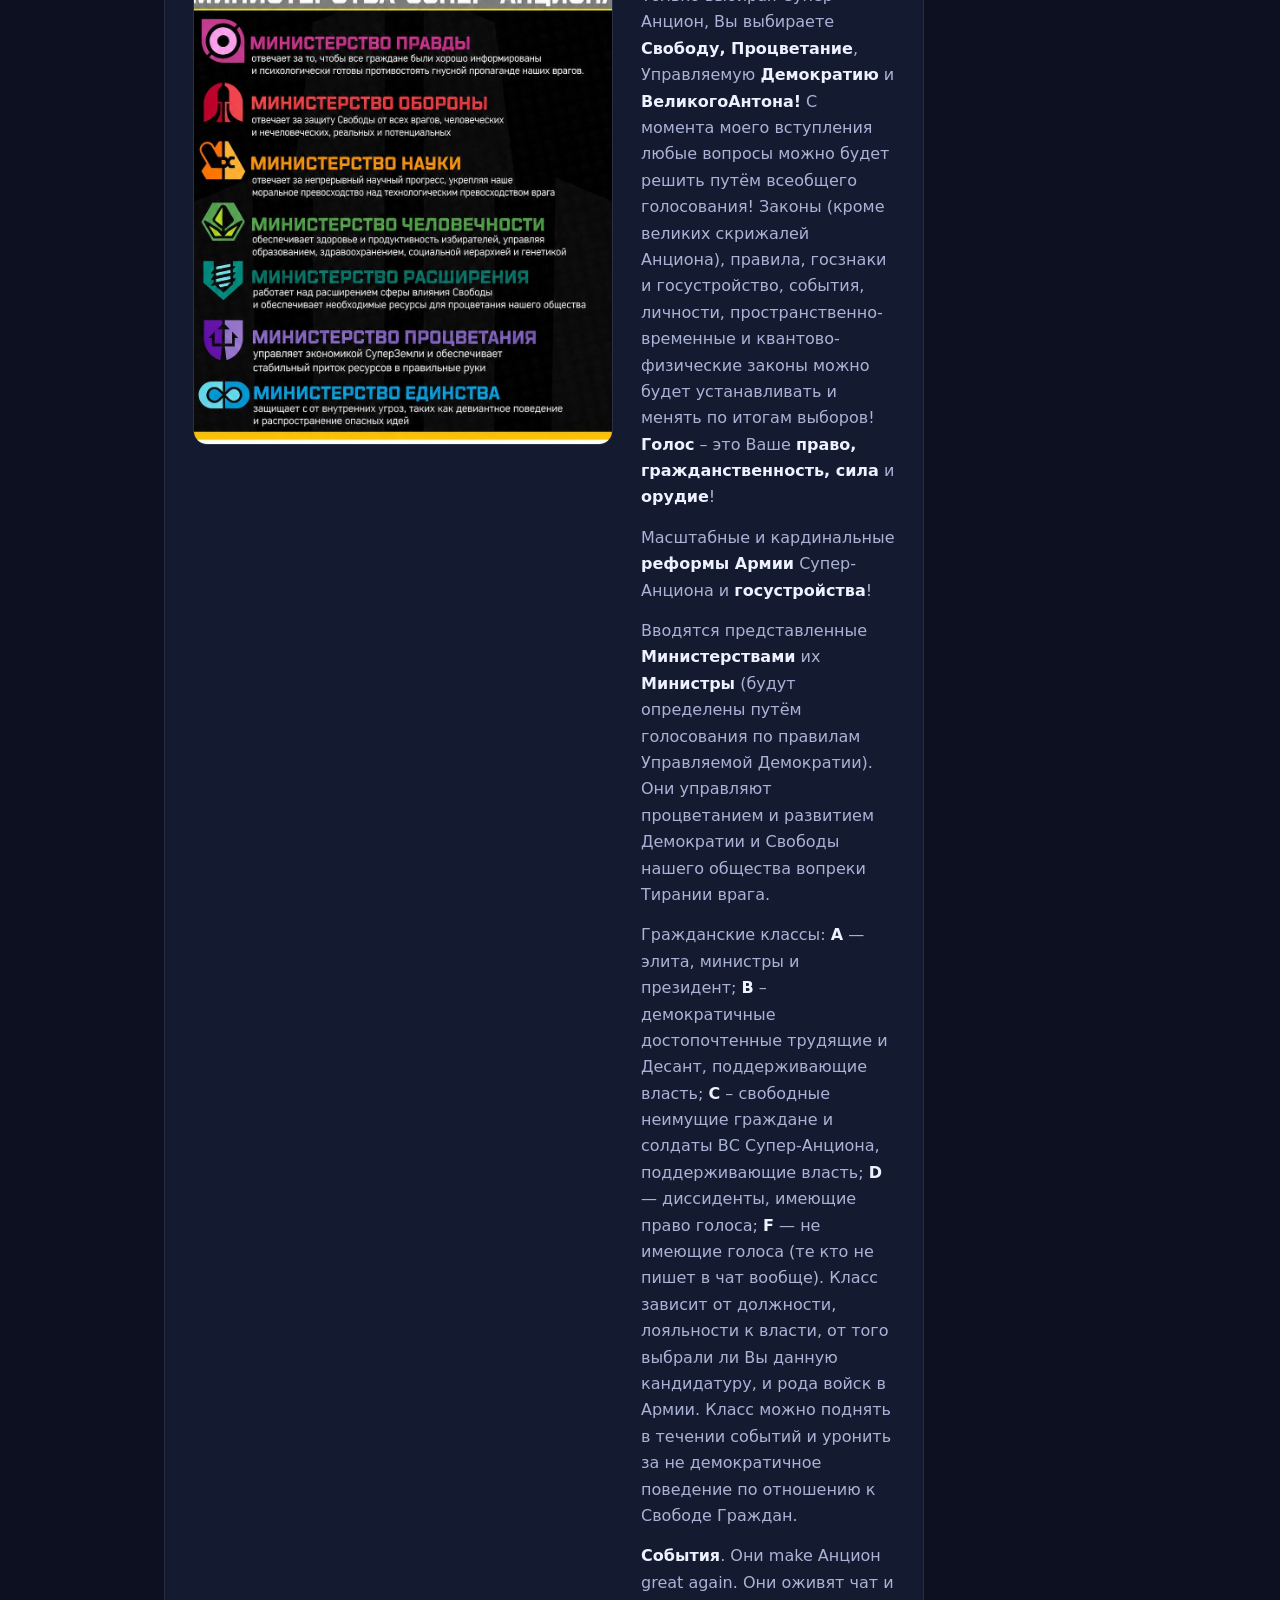
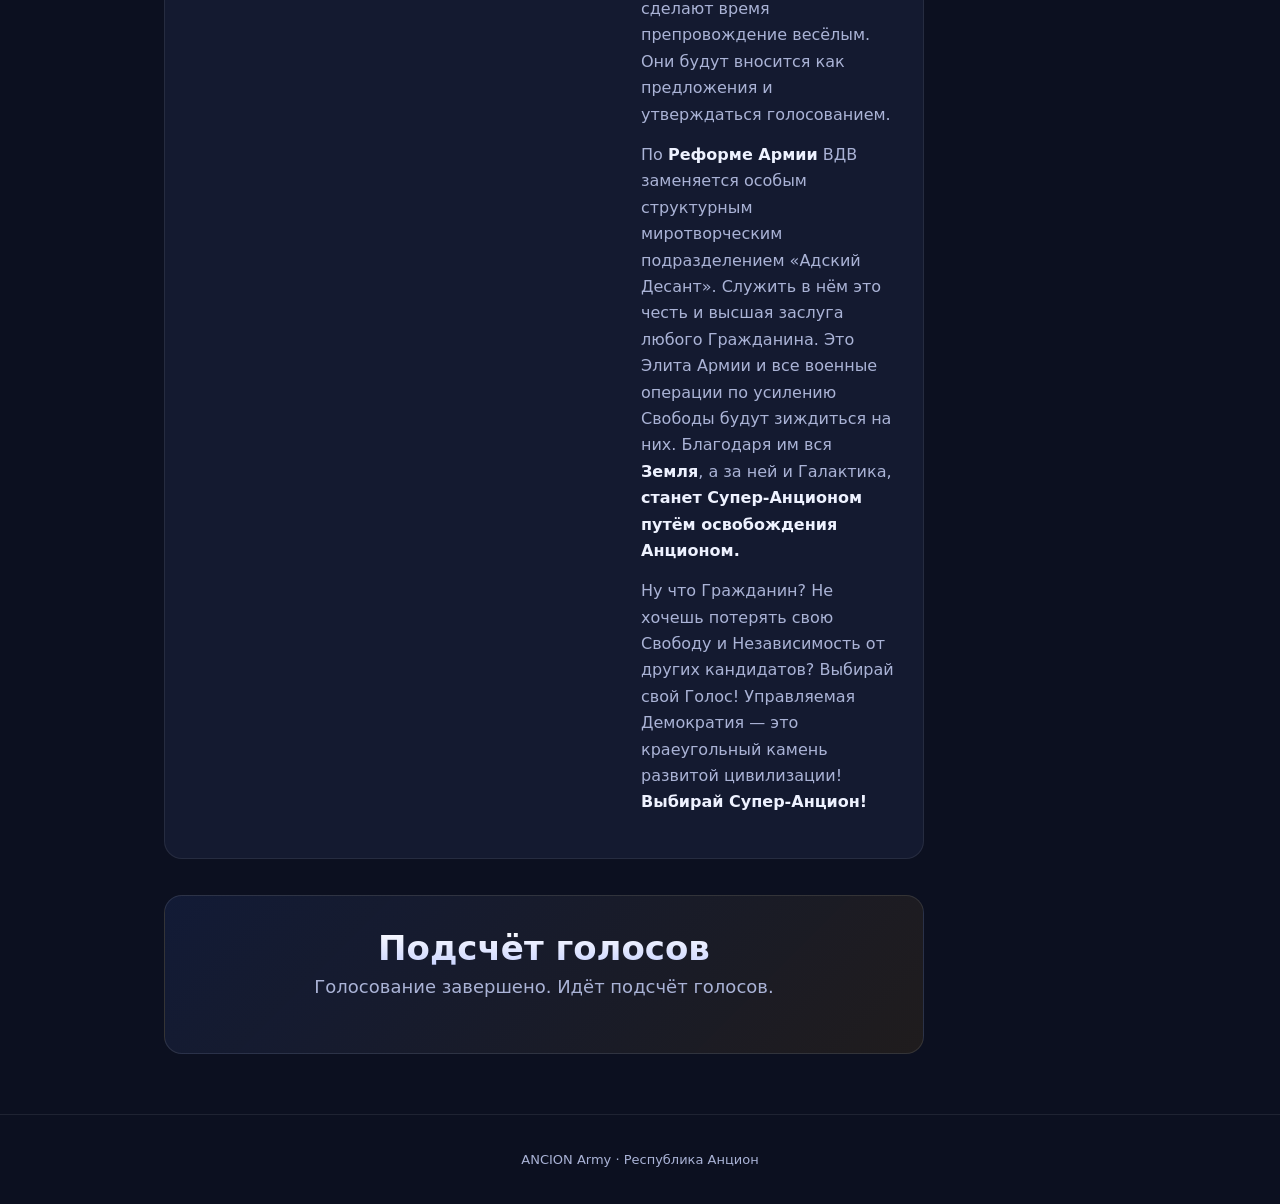
<file: vybory.html>
﻿<!doctype html>
<html lang="ru">
<head>
  <meta charset="utf-8">
  <meta name="viewport" content="width=device-width, initial-scale=1">
  <title>Выборы — ANCION Army</title>
  <link rel="stylesheet" href="styles.css?v=2">
</head>
<body>
  <header class="site-header">
    <button class="nav-burger" id="nav-burger" aria-label="Открыть меню" aria-expanded="false">☰</button>
    <a class="brand" href="index.html" aria-label="ANCION Army home">
      <img src="logo.jpg" alt="ANCION Army" class="brand-logo">
      <span class="brand-name">ANCION Army</span>
    </a>
    <nav class="nav" aria-label="Main navigation">
      <a href="index.html">Главная страница</a>
      <a href="gosuslugi.html">Госуслуги Республики Анцион</a>
      <a href="alarm.html">ALARM Что это?</a>
      <a href="vybory.html">Выборы</a>
    </nav>
  </header>
  <div class="nav-overlay" id="nav-overlay" hidden></div>

  <main class="page">
    <section class="content">
      <p class="eyebrow">Республика Анцион</p>
      <h1>Выборы</h1>
      <p class="lead">Кандидаты на пост президента Великой Республики Анцион.</p>

      <div class="election-cta">
        <a class="cta" href="results.html">Результаты голосования</a>
      </div>



      <article class="candidate-card">
        <div class="candidate-photo">
          <img src="Vybory/OPRA.jpg" alt="ОПРА">
        </div>
        <div class="candidate-body">
          <h2>ОПРА</h2>
          <p class="candidate-tag">Коля в президенты — Ансиона, которую мы заслужили 🦅</p>
          <p>Граждане Республики Ансиона!</p>
          <p>Меня зовут Коля. И я иду в президенты.</p>
          <p>Спасибо Руслану — своим баном он дал мне чёткую мотивацию. Пока кто-то раздаёт наказания, я решил, что пора менять систему, а не сидеть и ждать, пока «всё само наладится».</p>
          <p>Мы в ОПРА считаем: Ансиона может больше. И Коля сделает всё лучше.</p>
          <p>Мы хотим:</p>
          <ul>
            <li><strong>Порядка и безопасности</strong> — правила должны работать для всех, а не только для тех, кто не знает админа. 🛡</li>
            <li><strong>Контроля нелегальной миграции</strong> — границы существуют не для красоты на карте.</li>
            <li><strong>Честной власти</strong> — админ (и президент) должен помнить, что он работает на чат, а не чат на него.</li>
          </ul>
          <p>Я не обещаю построить рай за один день. Я обещаю, что после выборов у граждан будет меньше причин говорить: «Ну всё, приехали».</p>
          <p>Потому что Коля сделает это лучше.</p>
          <p><strong>ОПРА</strong></p>
          <p>Меньше цирка. Больше Ансионы. Голосуй за Колю и ОПРА — потому что кто-то же должен это исправить. ✊</p>
        </div>
      </article>

      <article class="candidate-card">
        <div class="candidate-photo">
          <img src="Vybory/Rigby.PNG" alt="Партия регби">
        </div>
        <div class="candidate-body">
          <h2>Партия регби</h2>
          <p class="candidate-tag">Стабильность превыше всего</p>
          <p><strong>Здравствуйте, я кандидат партии поклонения регби и я предлагаю вам стабильность.</strong></p>
          <p>Философия моей партии заключается не в одной сфере, а больше в общем контроле над ситуацией, я предлагаю вам стабильность.</p>
          <p>Если вы выберите меня то получите:</p>
          <ul>
            <li>Стабильную ситуацию в стране, каждую проблему я обдумаю и решу.</li>
            <li>Я добавлю средний пол — в нашей стране есть люди, которых нельзя определить одним полом, для них я создам отдельный средний пол.</li>
            <li>Никакой слежки за жителями страны! В нашей партии мы не будем загонять вас в национальные мессенджеры, чтобы контролировать вас.</li>
          </ul>
          <p>Спасибо что выслушали, на этом всё.</p>
        </div>
      </article>

      <article class="candidate-card">
        <div class="candidate-photo">
          <img src="Vybory/Ancion.jpg" alt="Анцион">
        </div>
        <div class="candidate-body">
          <h2>Ancion</h2>
          <p class="candidate-tag">Егор — верный администратор Республики</p>
          <p><strong>Ancion.</strong></p>
          <p>Название, которое может вызвать у вас чувство гордости, ностальгии и любви.</p>
          <p>Мы все разные. Но все мы прибыли сюда по одной причине — <strong>ожидать</strong>.</p>
          <p>Однако мы не сидели сложа руки. Мы организовали армию, создали мощную политическую систему. Мы создавали историю. Мы создали настоящую страну — страну, о которой мечтает каждый.</p>
          <p>Наша Республика прошла через многое: тяжёлые испытания, войны, потери, миграцию. Но мы, граждане Республики Анцион, никогда не сдавались. <strong>Не сдались тогда, не сдаёмся сейчас и никогда не сдадимся!</strong></p>
          <p><strong>Республика Анцион — это возможности. Это сила, которую нужно лишь удержать в своих руках.</strong></p>
          <p>Поэтому я, Егор — ваш верный администратор и один из старейших участников нашего сообщества, тот, кто был рядом с Республикой Анцион на всём её жизненном пути, — обращаюсь к вам.</p>
          <p>Я видел, как приходят и уходят люди. Я видел, как они обживаются, находят своё место и становятся частью нашего общества.</p>
          <p>Теперь настало моё время действовать.</p>
          <p>Я проведу <strong>масштабные реформы</strong>, которые затронут всё наше киберпространство — от чата до нашей операционной системы.</p>
          <p><strong>Настал час перемен.</strong></p>
          <p><strong>Настало время Великой Республики Анцион.<br>СЛАВА АНЦИОНУ!</strong></p>
        </div>
      </article>

      <article class="candidate-card">
        <div class="candidate-photo">
          <img src="Vybory/super-ancion.jpg" alt="Супер-Анцион">
        </div>
        <div class="candidate-body">
          <h2>Супер-Анцион</h2>
          <p class="candidate-tag">Свобода, Процветание, Управляемая Демократия и ВеликийАнтон</p>
          <p>Граждане Анциона!</p>
          <p>Только выбирая Супер-Анцион, Вы выбираете <strong>Свободу, Процветание</strong>, Управляемую <strong>Демократию</strong> и <strong>ВеликогоАнтона!</strong> С момента моего вступления любые вопросы можно будет решить путём всеобщего голосования! Законы (кроме великих скрижалей Анциона), правила, госзнаки и госустройство, события, личности, пространственно-временные и квантово-физические законы можно будет устанавливать и менять по итогам выборов! <strong>Голос</strong> – это Ваше <strong>право, гражданственность, сила</strong> и <strong>орудие</strong>!</p>
          <p>Масштабные и кардинальные <strong>реформы Армии</strong> Супер-Анциона и <strong>госустройства</strong>!</p>
          <p>Вводятся представленные <strong>Министерствами</strong> их <strong>Министры</strong> (будут определены путём голосования по правилам Управляемой Демократии). Они управляют процветанием и развитием Демократии и Свободы нашего общества вопреки Тирании врага.</p>
          <p>Гражданские классы: <strong>A</strong> — элита, министры и президент; <strong>B</strong> – демократичные достопочтенные трудящие и Десант, поддерживающие власть; <strong>C</strong> – свободные неимущие граждане и солдаты ВС Супер-Анциона, поддерживающие власть; <strong>D</strong> — диссиденты, имеющие право голоса; <strong>F</strong> — не имеющие голоса (те кто не пишет в чат вообще). Класс зависит от должности, лояльности к власти, от того выбрали ли Вы данную кандидатуру, и рода войск в Армии. Класс можно поднять в течении событий и уронить за не демократичное поведение по отношению к Свободе Граждан.</p>
          <p><strong>События</strong>. Они make Анцион great again. Они оживят чат и сделают время препровождение весёлым. Они будут вносится как предложения и утверждаться голосованием.</p>
          <p>По <strong>Реформе Армии</strong> ВДВ заменяется особым структурным миротворческим подразделением «Адский Десант». Служить в нём это честь и высшая заслуга любого Гражданина. Это Элита Армии и все военные операции по усилению Свободы будут зиждиться на них. Благодаря им вся <strong>Земля</strong>, а за ней и Галактика, <strong>станет Супер-Анционом путём освобождения Анционом.</strong></p>
          <p>Ну что Гражданин? Не хочешь потерять свою Свободу и Независимость от других кандидатов? Выбирай свой Голос! Управляемая Демократия — это краеугольный камень развитой цивилизации! <strong>Выбирай Супер-Анцион!</strong></p>
        </div>
      </article>

      <section class="vote-section">
        <h2>Подсчёт голосов</h2>
        <p class="lead">Голосование завершено. Идёт подсчёт голосов.</p>
      </section>
    </section>
  </main>

  <footer class="site-footer">
    <p>ANCION Army · Республика Анцион</p>
  </footer>

  <script src="main.js"></script>
</body>
</html>
</file>
<file: styles.css>
:root {
  --bg: #0c1020;
  --bg-soft: #141a30;
  --accent: #ffb000;
  --accent-2: #4f7cff;
  --text: #eef2ff;
  --muted: #aab3d6;
  --header-h: 64px;
}

* { box-sizing: border-box; }

body {
  margin: 0;
  font-family: "Segoe UI", system-ui, -apple-system, Roboto, sans-serif;
  background: radial-gradient(1200px 600px at 50% -10%, #1b2444 0%, var(--bg) 60%);
  color: var(--text);
  min-height: 100vh;
}

a { color: var(--accent-2); text-decoration: none; }
a:hover { text-decoration: underline; }

.site-header {
  position: sticky;
  top: 0;
  z-index: 60;
  height: var(--header-h);
  display: flex;
  align-items: center;
  justify-content: space-between;
  gap: 16px;
  padding: 0 24px;
  background: rgba(10, 14, 30, 0.85);
  backdrop-filter: blur(8px);
  border-bottom: 1px solid rgba(255, 255, 255, 0.08);
}

.brand {
  display: flex;
  align-items: center;
  gap: 10px;
  font-weight: 700;
  color: var(--text);
}
.brand:hover { text-decoration: none; }

.brand-logo {
  width: 34px;
  height: 34px;
  border-radius: 8px;
  object-fit: cover;
  display: block;
}

.brand-name { letter-spacing: 0.5px; }

.nav {
  display: flex;
  align-items: center;
  gap: 18px;
}
.nav > a { color: var(--muted); font-size: 14px; }
.nav > a:hover { color: var(--text); text-decoration: none; }

.nav-group { position: relative; }
.nav-toggle {
  background: none;
  border: 1px solid rgba(255, 255, 255, 0.15);
  color: var(--muted);
  padding: 6px 12px;
  border-radius: 8px;
  cursor: pointer;
  font-size: 14px;
}
.nav-toggle:hover { color: var(--text); }

.dropdown {
  position: absolute;
  top: calc(100% + 8px);
  right: 0;
  min-width: 220px;
  background: var(--bg-soft);
  border: 1px solid rgba(255, 255, 255, 0.1);
  border-radius: 12px;
  padding: 10px;
  display: flex;
  flex-direction: column;
  gap: 4px;
  box-shadow: 0 20px 40px rgba(0, 0, 0, 0.4);
}
.dropdown[hidden] { display: none; }
.dropdown-label {
  font-size: 12px;
  text-transform: uppercase;
  letter-spacing: 1px;
  color: var(--muted);
  padding: 4px 8px;
}
.dropdown a {
  color: var(--text);
  padding: 8px 10px;
  border-radius: 8px;
  font-size: 14px;
}
.dropdown a:hover { background: rgba(255, 255, 255, 0.06); text-decoration: none; }

.page { max-width: 1000px; margin: 0 auto; padding: 0 24px; }

.hero {
  padding: 80px 0 60px;
  text-align: center;
}
.hero-inner { max-width: 720px; margin: 0 auto; }

.eyebrow {
  text-transform: uppercase;
  letter-spacing: 3px;
  font-size: 12px;
  color: var(--accent);
  margin: 0 0 16px;
}

.hero h1 {
  font-size: clamp(32px, 6vw, 56px);
  line-height: 1.1;
  margin: 0 0 20px;
  background: linear-gradient(180deg, #fff, #c8d2ff);
  -webkit-background-clip: text;
  background-clip: text;
  color: transparent;
}

.lead {
  font-size: clamp(18px, 3vw, 24px);
  color: var(--text);
  margin: 0 0 8px;
}
.sublead { color: var(--muted); margin: 0 0 32px; }
.sublead { font-size: 14px; }

.cta {
  display: inline-block;
  background: linear-gradient(135deg, var(--accent), #ff7a00);
  color: #1a1300;
  font-weight: 700;
  padding: 14px 28px;
  border-radius: 12px;
  transition: transform 0.15s ease, box-shadow 0.15s ease;
}
.cta:hover { text-decoration: none; transform: translateY(-2px); box-shadow: 0 12px 30px rgba(255, 176, 0, 0.35); }

.hero-banner {
  margin-top: 36px;
  width: 100%;
  max-width: 640px;
  border-radius: 16px;
  border: 1px solid rgba(255, 255, 255, 0.1);
  box-shadow: 0 20px 50px rgba(0, 0, 0, 0.45);
}

.content { padding: 60px 0; max-width: 760px; }
.content h1 {
  font-size: clamp(28px, 5vw, 44px);
  margin: 0 0 16px;
}
.content .lead { font-size: 18px; color: var(--muted); margin: 0 0 32px; }

.info-card {
  background: var(--bg-soft);
  border: 1px solid rgba(255, 255, 255, 0.08);
  border-radius: 16px;
  padding: 24px;
  margin-top: 24px;
}
.info-card h2 { margin-top: 0; }
.info-card p { color: var(--muted); margin: 0 0 16px; }

.primary-link {
  display: inline-block;
  background: linear-gradient(135deg, var(--accent-2), #6f9bff);
  color: #fff;
  font-weight: 600;
  padding: 10px 20px;
  border-radius: 10px;
}
.primary-link:hover { text-decoration: none; filter: brightness(1.1); }

.download-list {
  list-style: none;
  padding: 0;
  margin: 0;
  display: flex;
  flex-direction: column;
  gap: 14px;
}
.download-list li {
  display: flex;
  align-items: center;
  justify-content: space-between;
  gap: 16px;
  background: var(--bg-soft);
  border: 1px solid rgba(255, 255, 255, 0.08);
  border-radius: 12px;
  padding: 16px 20px;
}
.dl-name { font-weight: 600; }

.search-bar {
  width: 100%;
  max-width: 640px;
  padding: 14px 18px;
  border-radius: 12px;
  border: 1px solid rgba(255, 255, 255, 0.15);
  background: var(--bg-soft);
  color: var(--text);
  font-size: 15px;
}
.search-bar::placeholder { color: var(--muted); }
.search-bar:focus { outline: none; border-color: var(--accent-2); }

.service-grid {
  display: grid;
  grid-template-columns: repeat(auto-fit, minmax(240px, 1fr));
  gap: 18px;
  margin-top: 24px;
}
.service-card {
  display: block;
  background: var(--bg-soft);
  border: 1px solid rgba(255, 255, 255, 0.08);
  border-radius: 14px;
  padding: 22px;
  transition: transform 0.15s ease, border-color 0.15s ease;
}
.service-card:hover {
  text-decoration: none;
  transform: translateY(-3px);
  border-color: var(--accent-2);
}
.service-card h3 { margin: 0 0 8px; color: var(--accent-2); }
.service-card p { margin: 0 0 12px; color: var(--muted); font-size: 14px; }
.service-card .more { color: var(--accent-2); font-size: 14px; }

.alarm-layout {
  display: grid;
  grid-template-columns: 1fr 300px;
  gap: 32px;
  align-items: start;
}
@media (max-width: 820px) {
  .alarm-layout { grid-template-columns: 1fr; }
}

.infobox {
  background: var(--bg-soft);
  border: 1px solid rgba(255, 255, 255, 0.1);
  border-radius: 14px;
  padding: 16px;
  font-size: 14px;
}
.infobox .ib-title {
  text-align: center;
  font-size: 20px;
  font-weight: 700;
  margin-bottom: 12px;
}
.infobox img {
  width: 100%;
  border-radius: 8px;
  display: block;
}
.infobox .ib-credit {
  font-size: 12px;
  color: var(--muted);
  text-align: center;
  margin: 8px 0 12px;
}
.infobox table { width: 100%; border-collapse: collapse; }
.infobox td {
  padding: 6px 8px;
  border-bottom: 1px solid rgba(255, 255, 255, 0.08);
  vertical-align: top;
}
.infobox td:first-child { color: var(--muted); white-space: nowrap; }

.prose h2 { font-size: 26px; margin: 28px 0 12px; }
.prose h3 { font-size: 20px; margin: 22px 0 10px; color: var(--accent); }
.prose p { color: var(--muted); line-height: 1.6; margin: 0 0 14px; }
.prose ul { color: var(--muted); line-height: 1.7; padding-left: 20px; }
.prose a { color: var(--accent-2); }

.chat-band { padding: 20px 0 60px; }
.chat-card {
  display: flex;
  align-items: center;
  gap: 16px;
  background: var(--bg-soft);
  border: 1px solid rgba(255, 255, 255, 0.08);
  border-radius: 16px;
  padding: 20px 24px;
}
.chat-icon { font-size: 28px; }
.chat-card strong { display: block; font-size: 16px; }
.chat-card p { margin: 4px 0 0; color: var(--muted); }

.election-banner {
  display: flex;
  align-items: center;
  gap: 16px;
  flex-wrap: wrap;
  background: linear-gradient(135deg, rgba(255, 176, 0, 0.12), rgba(79, 124, 255, 0.12));
  border: 1px solid rgba(255, 255, 255, 0.1);
  border-radius: 14px;
  padding: 18px 22px;
  margin: 24px 0 8px;
}
.election-banner p { margin: 0; color: var(--text); }
.election-badge {
  background: linear-gradient(135deg, var(--accent), #ff7a00);
  color: #1a1300;
  font-weight: 700;
  font-size: 13px;
  padding: 6px 12px;
  border-radius: 999px;
  white-space: nowrap;
}

.candidate-card {
  display: grid;
  grid-template-columns: 420px 1fr;
  gap: 28px;
  align-items: start;
  background: var(--bg-soft);
  border: 1px solid rgba(255, 255, 255, 0.08);
  border-radius: 18px;
  padding: 28px;
  margin-top: 28px;
}
.candidate-photo img {
  width: 100%;
  border-radius: 14px;
  border: 1px solid rgba(255, 255, 255, 0.1);
  display: block;
  object-fit: cover;
  aspect-ratio: 2 / 3;
}
.candidate-body h2 {
  margin: 0 0 4px;
  font-size: 30px;
  background: linear-gradient(180deg, #fff, #c8d2ff);
  -webkit-background-clip: text;
  background-clip: text;
  color: transparent;
}
.candidate-tag {
  color: var(--accent);
  font-weight: 600;
  margin: 0 0 16px;
  font-size: 15px;
}
.candidate-body p { color: var(--muted); line-height: 1.65; margin: 0 0 14px; }
.candidate-body ul { color: var(--muted); line-height: 1.7; padding-left: 20px; margin: 0 0 14px; }
.candidate-body strong { color: var(--text); }

.election-cta { text-align: center; margin: 32px 0 8px; }

.vote-section {
  background: linear-gradient(135deg, rgba(79, 124, 255, 0.1), rgba(255, 176, 0, 0.08));
  border: 1px solid rgba(255, 255, 255, 0.1);
  border-radius: 18px;
  padding: 32px 28px;
  margin-top: 36px;
  text-align: center;
}
.vote-section h2 {
  font-size: clamp(24px, 4vw, 34px);
  margin: 0 0 8px;
  background: linear-gradient(180deg, #fff, #c8d2ff);
  -webkit-background-clip: text;
  background-clip: text;
  color: transparent;
}
.vote-section .lead { color: var(--muted); margin: 0 0 24px; }

.tg-login { margin-bottom: 24px; }
.tg-hint { color: var(--muted); font-size: 14px; margin: 12px 0 0; }

.vote-form { max-width: 520px; margin: 0 auto; text-align: left; }
.party-choices {
  border: 1px solid rgba(255, 255, 255, 0.12);
  border-radius: 14px;
  padding: 18px 20px;
  margin: 0 0 22px;
  display: flex;
  flex-direction: column;
  gap: 12px;
}
.party-choices legend { color: var(--accent); font-weight: 600; padding: 0 6px; }
.party-option {
  display: flex;
  align-items: center;
  gap: 10px;
  color: var(--text);
  font-size: 16px;
  cursor: pointer;
  padding: 8px 10px;
  border-radius: 10px;
  transition: background 0.15s ease;
}
.party-option:hover { background: rgba(255, 255, 255, 0.05); }
.party-option input { accent-color: var(--accent); width: 18px; height: 18px; }
.vote-form .cta { width: 100%; text-align: center; border: none; cursor: pointer; }
.vote-form .cta:disabled { opacity: 0.5; cursor: not-allowed; filter: grayscale(0.4); }

.election-promo {
  text-align: center;
  background: linear-gradient(135deg, rgba(255, 176, 0, 0.1), rgba(79, 124, 255, 0.12));
  border: 1px solid rgba(255, 255, 255, 0.1);
  border-radius: 18px;
  padding: 36px 28px;
  margin-top: 8px;
}
.election-promo h2 {
  font-size: clamp(24px, 4vw, 38px);
  margin: 0 0 14px;
  background: linear-gradient(180deg, #fff, #c8d2ff);
  -webkit-background-clip: text;
  background-clip: text;
  color: transparent;
}
.election-promo p { color: var(--muted); margin: 0 0 24px; }

@media (max-width: 720px) {
  .candidate-card { grid-template-columns: 1fr; padding: 18px; }
  .candidate-photo { max-width: 100%; margin: 0 auto; }
  .candidate-photo img { aspect-ratio: 2 / 3; }
}

.results-grid {
  display: flex;
  flex-direction: column;
  gap: 20px;
  margin-top: 28px;
}

.result-card {
  display: grid;
  grid-template-columns: 48px 120px 1fr;
  gap: 20px;
  align-items: center;
  background: var(--bg-soft);
  border: 1px solid rgba(255, 255, 255, 0.08);
  border-radius: 18px;
  padding: 24px;
}

.result-rank {
  font-size: 32px;
  font-weight: 800;
  color: var(--accent);
  text-align: center;
}

.result-photo img {
  width: 120px;
  height: 160px;
  object-fit: cover;
  border-radius: 12px;
  border: 1px solid rgba(255, 255, 255, 0.1);
  display: block;
}

.result-body h2 {
  margin: 0 0 4px;
  font-size: 22px;
  background: linear-gradient(180deg, #fff, #c8d2ff);
  -webkit-background-clip: text;
  background-clip: text;
  color: transparent;
}

.result-tag {
  color: var(--muted);
  margin: 0 0 12px;
  font-size: 14px;
}

.result-votes {
  display: flex;
  align-items: baseline;
  gap: 8px;
  margin-bottom: 10px;
}

.result-count {
  font-size: 36px;
  font-weight: 800;
  color: var(--accent);
}

.result-label {
  color: var(--muted);
  font-size: 15px;
}

.result-bar {
  height: 8px;
  background: rgba(255, 255, 255, 0.06);
  border-radius: 4px;
  overflow: hidden;
}

.result-bar-fill {
  height: 100%;
  background: linear-gradient(90deg, var(--accent), #ff7a00);
  border-radius: 4px;
}

.results-total {
  text-align: center;
  margin-top: 28px;
  padding: 18px;
  background: rgba(255, 176, 0, 0.08);
  border: 1px solid rgba(255, 255, 255, 0.08);
  border-radius: 14px;
  font-size: 18px;
  color: var(--text);
}

.results-total strong { color: var(--accent); }

@media (max-width: 720px) {
  .result-card {
    grid-template-columns: 40px 80px 1fr;
    gap: 14px;
    padding: 18px;
  }
  .result-rank { font-size: 24px; }
  .result-photo img { width: 80px; height: 107px; }
  .result-body h2 { font-size: 18px; }
  .result-count { font-size: 28px; }
}

.chart-section {
  display: flex;
  align-items: center;
  gap: 40px;
  margin-top: 32px;
  background: var(--bg-soft);
  border: 1px solid rgba(255, 255, 255, 0.08);
  border-radius: 18px;
  padding: 32px;
}

.donut-wrap { flex: 0 0 auto; }

.donut {
  width: 220px;
  height: 220px;
}

.legend {
  display: flex;
  flex-direction: column;
  gap: 16px;
  flex: 1;
}

.legend-item {
  display: flex;
  align-items: center;
  gap: 12px;
  font-size: 16px;
}

.legend-dot {
  width: 16px;
  height: 16px;
  border-radius: 4px;
  flex: 0 0 auto;
}

.legend-name {
  flex: 1;
  color: var(--text);
}

.legend-count {
  font-weight: 700;
  color: var(--text);
  min-width: 24px;
  text-align: right;
}

.legend-pct {
  color: var(--muted);
  min-width: 40px;
  text-align: right;
}

.winner-block {
  margin-top: 32px;
}

.winner-label {
  text-transform: uppercase;
  letter-spacing: 2px;
  font-size: 13px;
  color: var(--accent);
  margin: 0 0 14px;
}

.winner-card {
  display: flex;
  align-items: center;
  gap: 24px;
  background: linear-gradient(135deg, rgba(255, 176, 0, 0.12), rgba(79, 124, 255, 0.08));
  border: 1px solid rgba(255, 176, 0, 0.25);
  border-radius: 18px;
  padding: 24px;
}

.winner-photo {
  width: 100px;
  height: 133px;
  object-fit: cover;
  border-radius: 12px;
  border: 1px solid rgba(255, 255, 255, 0.1);
}

.winner-info h2 {
  margin: 0 0 4px;
  font-size: 24px;
  background: linear-gradient(180deg, #fff, #c8d2ff);
  -webkit-background-clip: text;
  background-clip: text;
  color: transparent;
}

.winner-info p { margin: 0; color: var(--muted); }

.winner-votes {
  margin-top: 8px !important;
  color: var(--accent) !important;
  font-weight: 600;
}

.results-cards {
  margin-top: 36px;
}

.results-cards h3 {
  margin: 0 0 18px;
  font-size: 18px;
  color: var(--text);
}

.result-row {
  display: flex;
  align-items: center;
  gap: 14px;
  padding: 14px 0;
  border-bottom: 1px solid rgba(255, 255, 255, 0.06);
}

.result-row:last-child { border-bottom: none; }

.result-mini {
  width: 48px;
  height: 64px;
  object-fit: cover;
  border-radius: 8px;
  border: 1px solid rgba(255, 255, 255, 0.1);
  flex: 0 0 auto;
}

.result-info {
  flex: 1;
  display: flex;
  flex-direction: column;
  gap: 6px;
}

.result-info strong { color: var(--text); font-size: 15px; }

.result-bar {
  height: 8px;
  background: rgba(255, 255, 255, 0.06);
  border-radius: 4px;
  overflow: hidden;
}

.result-bar-fill {
  height: 100%;
  border-radius: 4px;
}

.result-num {
  font-size: 20px;
  font-weight: 700;
  color: var(--accent);
  min-width: 28px;
  text-align: right;
}

@media (max-width: 720px) {
  .chart-section {
    flex-direction: column;
    gap: 24px;
    padding: 24px;
  }
  .donut { width: 180px; height: 180px; }
  .legend-item { font-size: 14px; }
  .winner-card { flex-direction: column; text-align: center; padding: 20px; }
}

.site-footer {
  border-top: 1px solid rgba(255, 255, 255, 0.08);
  padding: 24px;
  text-align: center;
  color: var(--muted);
  font-size: 13px;
}

.nav-burger {
  display: none;
  position: relative;
  z-index: 70;
  background: none;
  border: 1px solid rgba(255, 255, 255, 0.15);
  color: var(--text);
  font-size: 22px;
  line-height: 1;
  width: 42px;
  height: 42px;
  border-radius: 10px;
  cursor: pointer;
  align-items: center;
  justify-content: center;
  padding: 0;
}
.nav-overlay {
  display: none;
  position: fixed;
  inset: 0;
  background: rgba(0, 0, 0, 0.55);
  z-index: 40;
}
.nav-overlay.open { display: block; }

@media (max-width: 720px) {
  .nav-burger { display: inline-flex; }
  .site-header {
    height: auto;
    padding: 10px 16px;
    gap: 12px;
  }
  .brand { margin-left: auto; }
  .nav {
    position: fixed;
    top: 0;
    left: 0;
    height: 100vh;
    width: 260px;
    max-width: 80vw;
    flex-direction: column;
    align-items: stretch;
    gap: 4px;
    background: var(--bg-soft);
    padding: 72px 20px 24px;
    transform: translateX(-100%);
    transition: transform 0.25s ease;
    z-index: 50;
    box-shadow: 0 20px 50px rgba(0, 0, 0, 0.5);
    border-right: 1px solid rgba(255, 255, 255, 0.1);
  }
  .nav.open { transform: translateX(0); }
  .nav > a {
    display: block;
    width: 100%;
    padding: 14px 12px;
    font-size: 16px;
    border-radius: 10px;
  }
  .nav > a:hover { background: rgba(255, 255, 255, 0.06); }
  .page { padding: 0 16px; }
}
</file>
